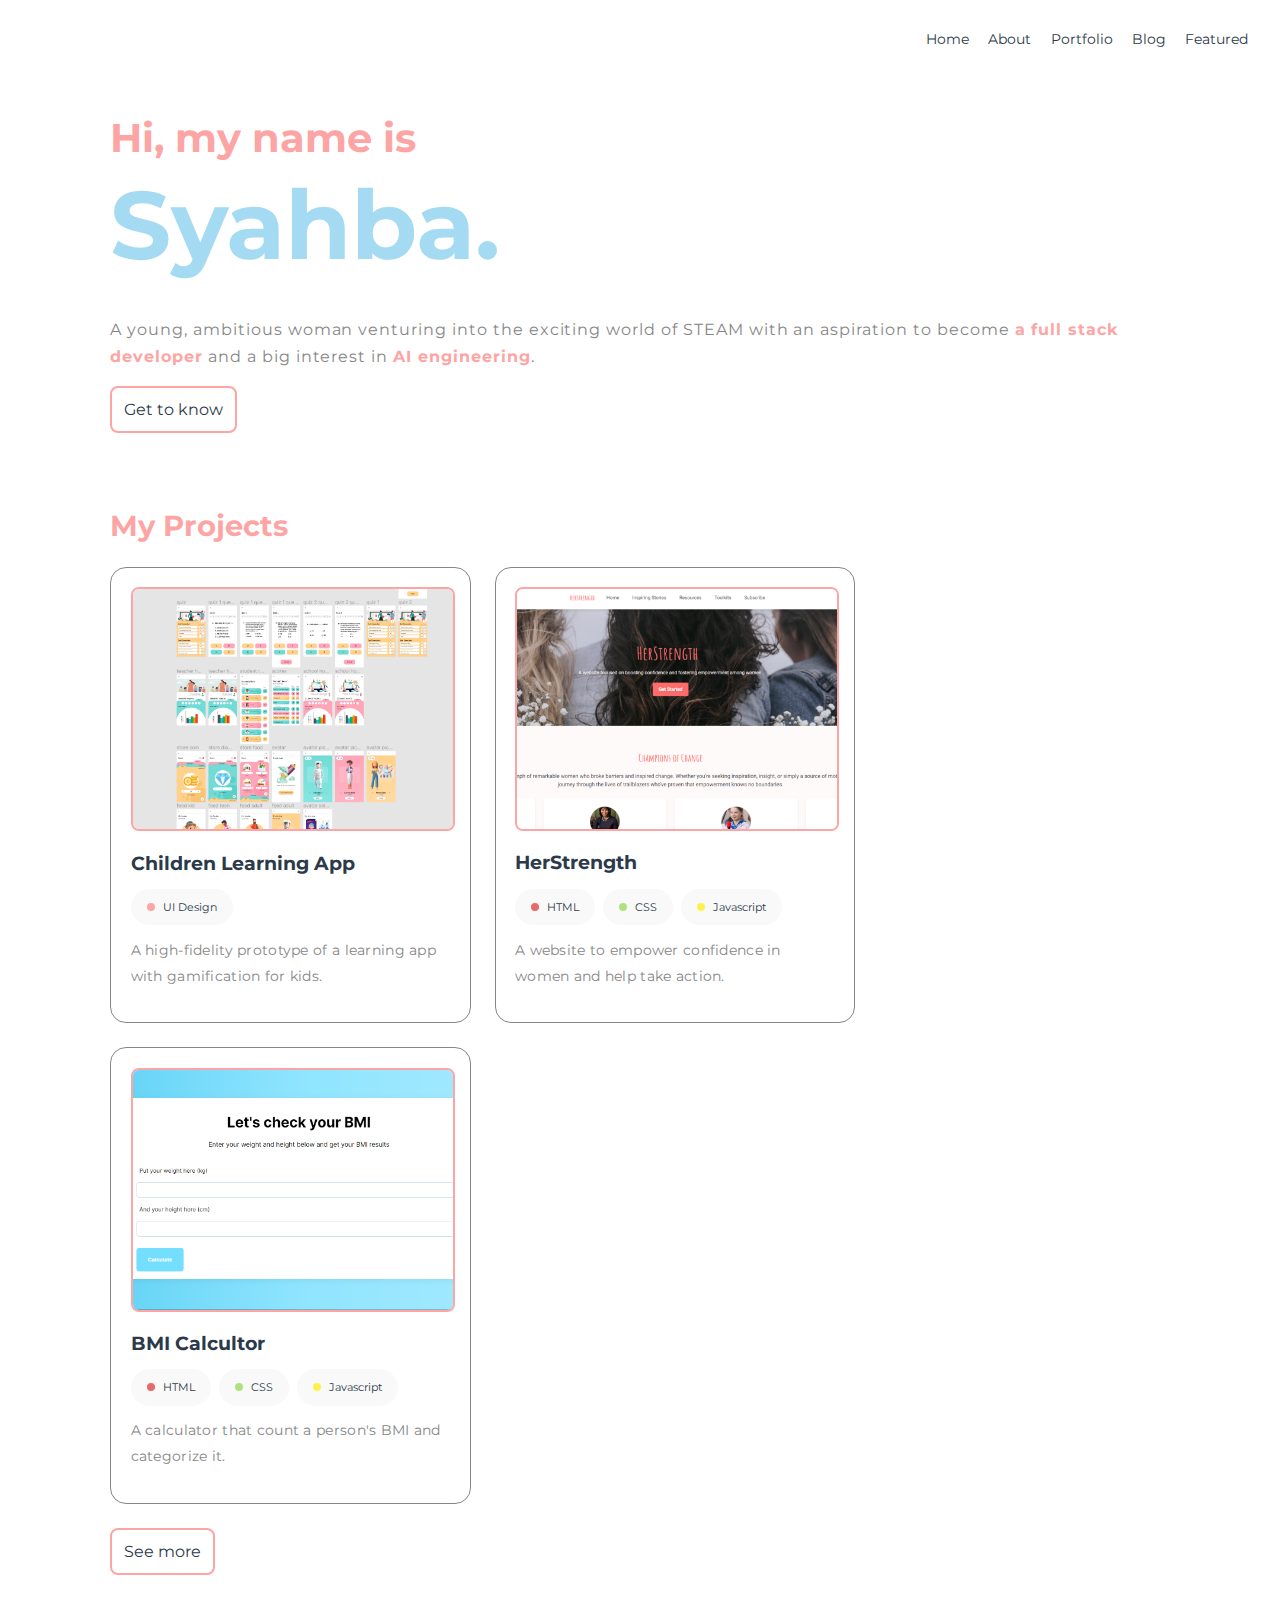
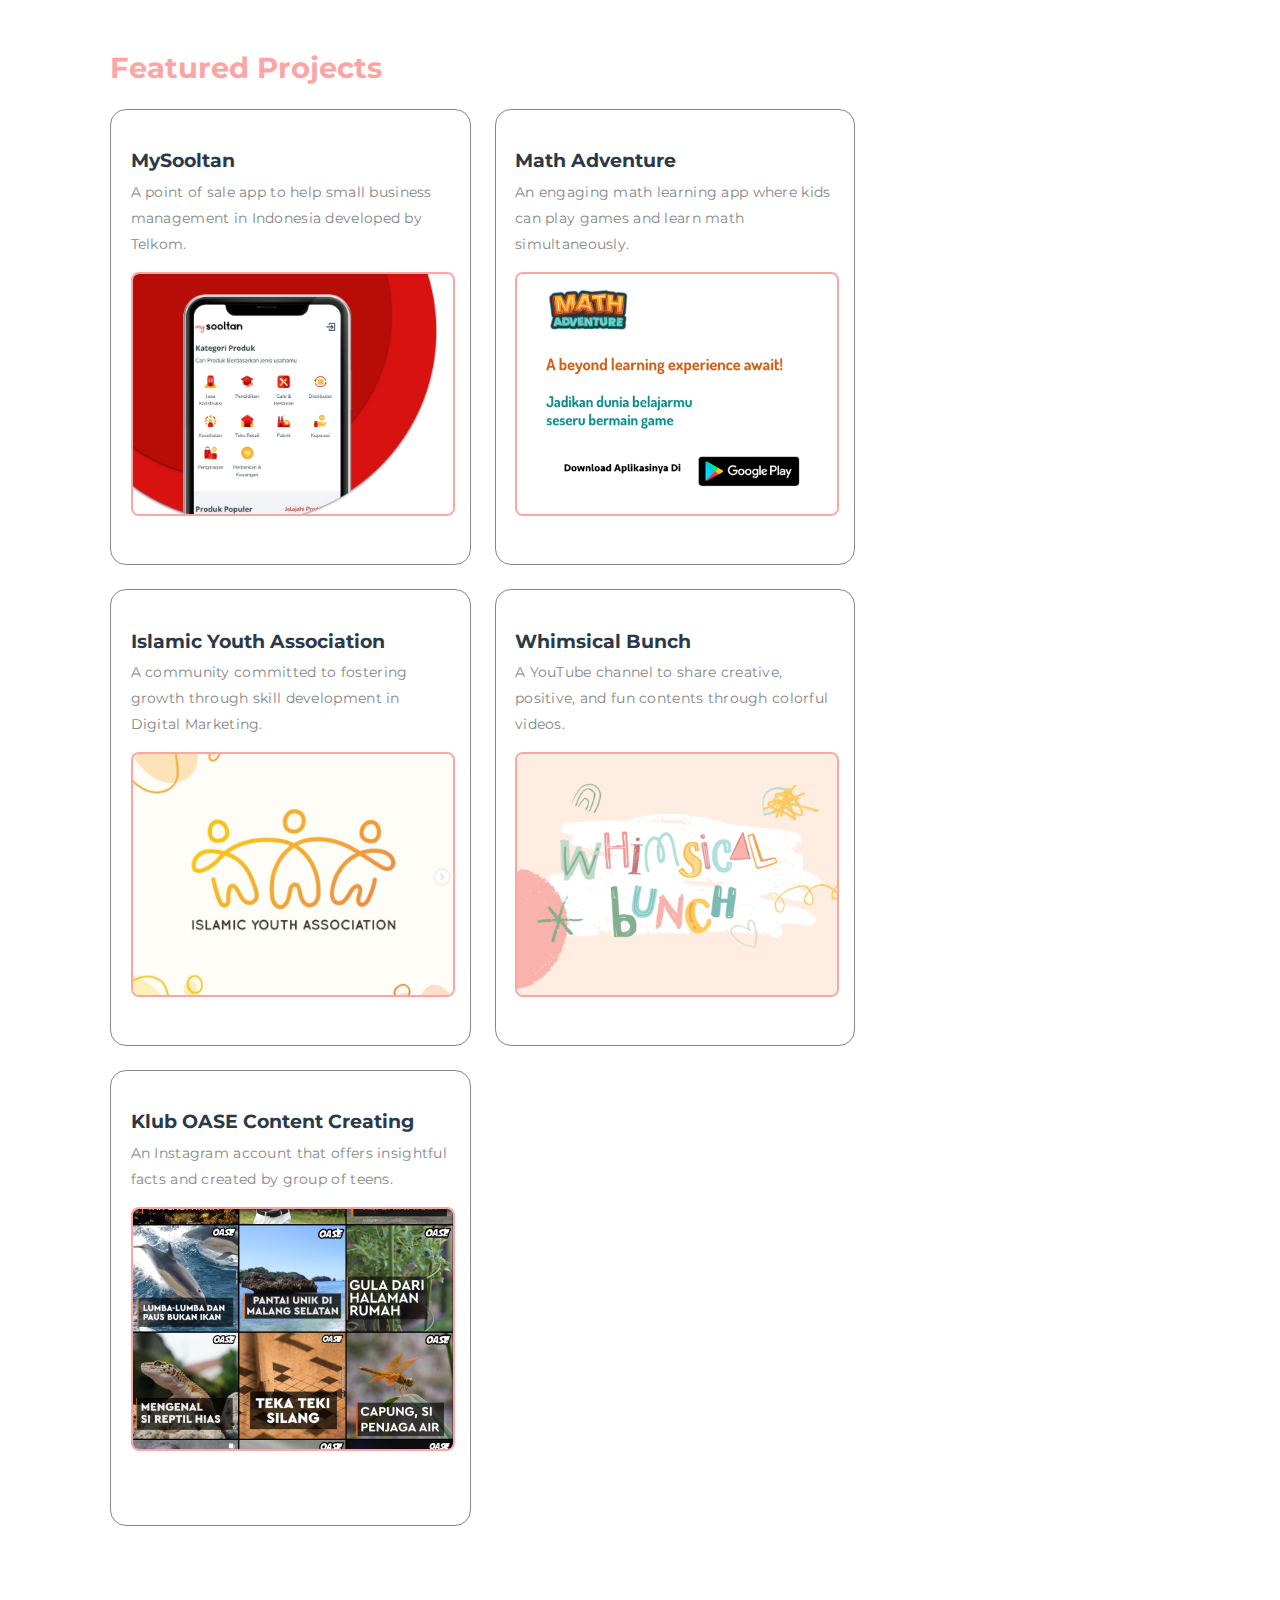
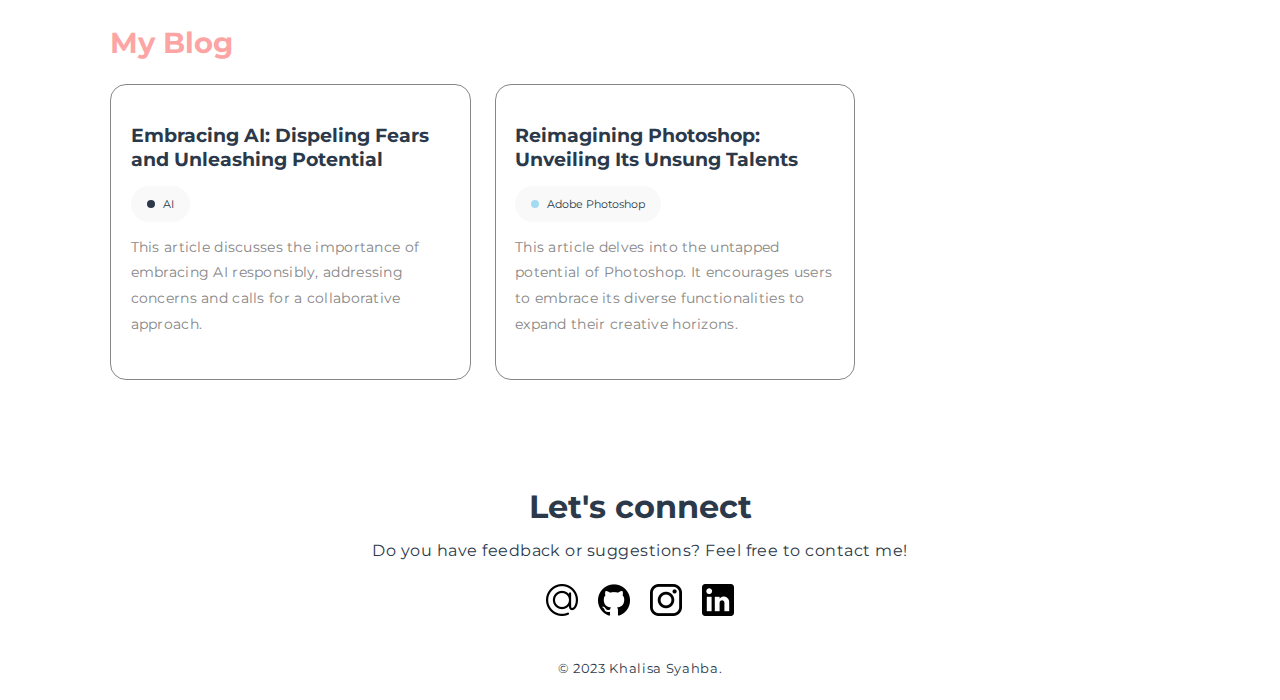
<file: index.html>
<html lang="en">

<head>
    <meta charset="UTF-8">
    <meta name="viewport" content="width=device-width, initial-scale=1.0">
    <link rel="stylesheet" href="style.css">
    <title>Home | Khalisa Syahba</title>
</head>

<body>
    <header>
        <nav>
            <ul class="nav-bar">
                <li><a class="nav-list" href="index.html">Home</a></li>
                <li><a class="nav-list" href="aboutpage.html">About</a></li>
                <li><a class="nav-list" href="portfoliopage.html">Portfolio</a></li>
                <li><a class="nav-list" href="blogpage.html">Blog</a></li>
                <li><a class="nav-list" href="#featured-section">Featured</a></li>
            </ul>
        </nav>
    </header>

    <main>
        <div class="section" id="hero-section">
            <div class="headline">
                <h2 class="header" id="greeting">Hi, my name is</h2>
                <h1 class="name" id="header-name">Syahba.</h1>
            </div>
            <div class="content">
                <h3 class="sub-header">
                    A young, ambitious woman venturing into the exciting world of STEAM with an aspiration to become
                    <span class="highlight">a
                        full stack developer</span> and a big interest in <span class="highlight">AI engineering</span>.
                </h3>
            </div>
            <div class="button">
                <a class="cta" href="aboutpage.html">Get to know</a>
            </div>
        </div>

        <div class="section" id="portfolio-section">
            <h2 class="heading">My Projects</h2>
            <div class="card-container">
                <div class="card-item">
                    <img class="card-img" src="./sources/learning-app.png" alt="learning-app">
                    <h3 class="card-title">Children Learning App</h3>
                    <div class="card-tags">
                        <div class="tag">
                            <div class="colored-dot pink"></div>
                            <p class="tag-name">UI Design</p>
                        </div>
                    </div>
                    <p class="card-detail">A high-fidelity prototype of a learning app with gamification for kids.</p>
                    <a class="card-link"
                        href="https://www.figma.com/proto/PXOz8ZGNSMEdfRlvWizSNw/Aplikasi-Belajar?type=design&node-id=2-2&t=Vm5AgZZsHCjBUxfB-1&scaling=scale-down&page-id=0%3A1&starting-point-node-id=2%3A2&show-proto-sidebar=1&mode=design"
                        target="_blank"></a>
                </div>
                <div class="card-item">
                    <img class="card-img" src="./sources/herstrength-website.png" alt="herstrength-website">
                    <h3 class="card-title">HerStrength</h3>
                    <div class="card-tags">
                        <div class="tag">
                            <div class="colored-dot red"></div>
                            <p class="tag-name">HTML</p>
                        </div>
                        <div class="tag">
                            <div class="colored-dot green"></div>
                            <p class="tag-name">CSS</p>
                        </div>
                        <div class="tag">
                            <div class="colored-dot yellow"></div>
                            <p class="tag-name">Javascript</p>
                        </div>
                    </div>
                    <p class="card-detail">A website to empower confidence in women and help take action.</p>
                    <a class="card-link" href="https://herstrength.netlify.app/" target="_blank"></a>
                </div>
                <div class="card-item">
                    <img class="card-img" src="./sources/bmi-calculator.png" alt="bmi-calculator-website">
                    <h3 class="card-title">BMI Calcultor</h3>
                    <div class="card-tags">
                        <div class="tag">
                            <div class="colored-dot red"></div>
                            <p class="tag-name">HTML</p>
                        </div>
                        <div class="tag">
                            <div class="colored-dot green"></div>
                            <p class="tag-name">CSS</p>
                        </div>
                        <div class="tag">
                            <div class="colored-dot yellow"></div>
                            <p class="tag-name">Javascript</p>
                        </div>
                    </div>
                    <p class="card-detail">A calculator that count a person's BMI and categorize it.</p>
                    <a class="card-link" href="https://syahba-bmi-calculator.netlify.app/" target="_blank"></a>
                </div>
            </div>
            <div class="button">
                <a class="cta" href="portfoliopage.html">See more</a>
            </div>
        </div>

        <div class="section" id="featured-section">
            <h2 class="heading">Featured Projects</h2>
            <div class="card-container">
                <div class="card-item">
                    <h3 class="card-title">MySooltan</h3>
                    <p class="card-detail">A point of sale app to help small business management in Indonesia developed
                        by Telkom.</p>
                    <img class="card-img" src="./sources/mysolltan-telkom.png" alt="management-app">
                    <a class="card-link" href="https://leap.digitalbisa.id/uploads/products/files/MySooltan.pdf"
                        target="_blank"></a>
                </div>
                <div class="card-item">
                    <h3 class="card-title">Math Adventure</h3>
                    <p class="card-detail">An engaging math learning app where kids can play games and learn math
                        simultaneously.</p>
                    <img class="card-img" src="./sources/math-adventure.png" alt="educational-game">
                    <a class="card-link" href="https://www.smartadventure.id/" target="_blank"></a>
                </div>
                <div class="card-item">
                    <h3 class="card-title">Islamic Youth Association</h3>
                    <p class="card-detail">
                        A community committed to fostering growth through skill development in Digital Marketing.
                    </p>
                    <img class="card-img" src="./sources/iya.png" alt="digital-marketing-community">
                    <a class="card-link" href="https://www.instagram.com/iyassociation/" target="_blank"></a>
                </div>
                <div class="card-item">
                    <h3 class="card-title">Whimsical Bunch</h3>
                    <p class="card-detail">
                        A YouTube channel to share creative, positive, and fun contents through colorful videos.
                    </p>
                    <img class="card-img" src="./sources/whimsical-bunch.png" alt="youtube-channel">
                    <a class="card-link" href="https://www.youtube.com/@WhimsicalBunch" target="_blank"></a>
                </div>
                <div class="card-item">
                    <h3 class="card-title">Klub OASE Content Creating</h3>
                    <p class="card-detail">
                        An Instagram account that offers insightful facts and created by group of teens.
                    </p>
                    <img class="card-img" src="./sources/oase.png" alt="instagram-posts">
                    <a class="card-link" href="https://www.instagram.com/kluboase/ target=" _blank"></a>
                </div>
            </div>
        </div>
        </div>

        <div class="section" id="blog-section">
            <h2 class="heading">My Blog</h2>
            <div class="card-container">
                <div class="card-item blog">
                    <h3 class="card-title">Embracing AI: Dispeling Fears and Unleashing Potential</h3>
                    <div class="card-tags">
                        <div class="tag">
                            <div class="colored-dot black"></div>
                            <p class="tag-name">AI</p>
                        </div>
                    </div>
                    <p class="card-detail">
                        This article discusses the importance of embracing AI responsibly, addressing concerns and calls
                        for a collaborative approach.
                    </p>
                    <a class="card-link" id="blog-one" href="articlepageai.html"></a>
                </div>
                <div class="card-item blog">
                    <h3 class="card-title">Reimagining Photoshop: Unveiling Its Unsung Talents</h3>
                    <div class="card-tags">
                        <div class="tag">
                            <div class="colored-dot blue"></div>
                            <p class="tag-name">Adobe Photoshop</p>
                        </div>
                    </div>
                    <p class="card-detail">
                        This article delves into the untapped potential of Photoshop. It encourages users to embrace its
                        diverse functionalities to expand their creative horizons.
                    </p>
                    <a class="card-link" id="blog-two" href="articlepageps.html"></a>
                </div>
            </div>
        </div>
    </main>

    <footer>
        <div class="footer-info">
            <div class="footer-contact">
                <h3 class="footer-header">Let's connect</h3>
                <p class="footer-subheader">Do you have feedback or suggestions? Feel free to contact me!</p>
                <div class="footer-socials">
                    <a class="socials" href="mailto:khalisasyahba@gmail.com" target="_blank">
                        <img class="img-socials gmail" src="./sources/email.png" alt="gmail-icon">
                    </a>
                    <a class="socials" href="https://github.com/syahba" target="_blank">
                        <img class="img-socials github" src="./sources/github.png" alt="github-icon">
                    </a>
                    <a class="socials" href="https://www.instagram.com/ksyahba" target="_blank">
                        <img class="img-socials instagram" src="./sources/instagram.png" alt="instagram-icon">
                    </a>
                    <a class="socials" href="https://www.linkedin.com/in/syahba/" target="_blank">
                        <img class="img-socials linkedin" src="./sources/linkedin.png" alt="linkedin-icon">
                    </a>
                </div>
            </div>
            <small>© 2023 Khalisa Syahba.</small>
        </div>
    </footer>
</body>

</html>
</file>
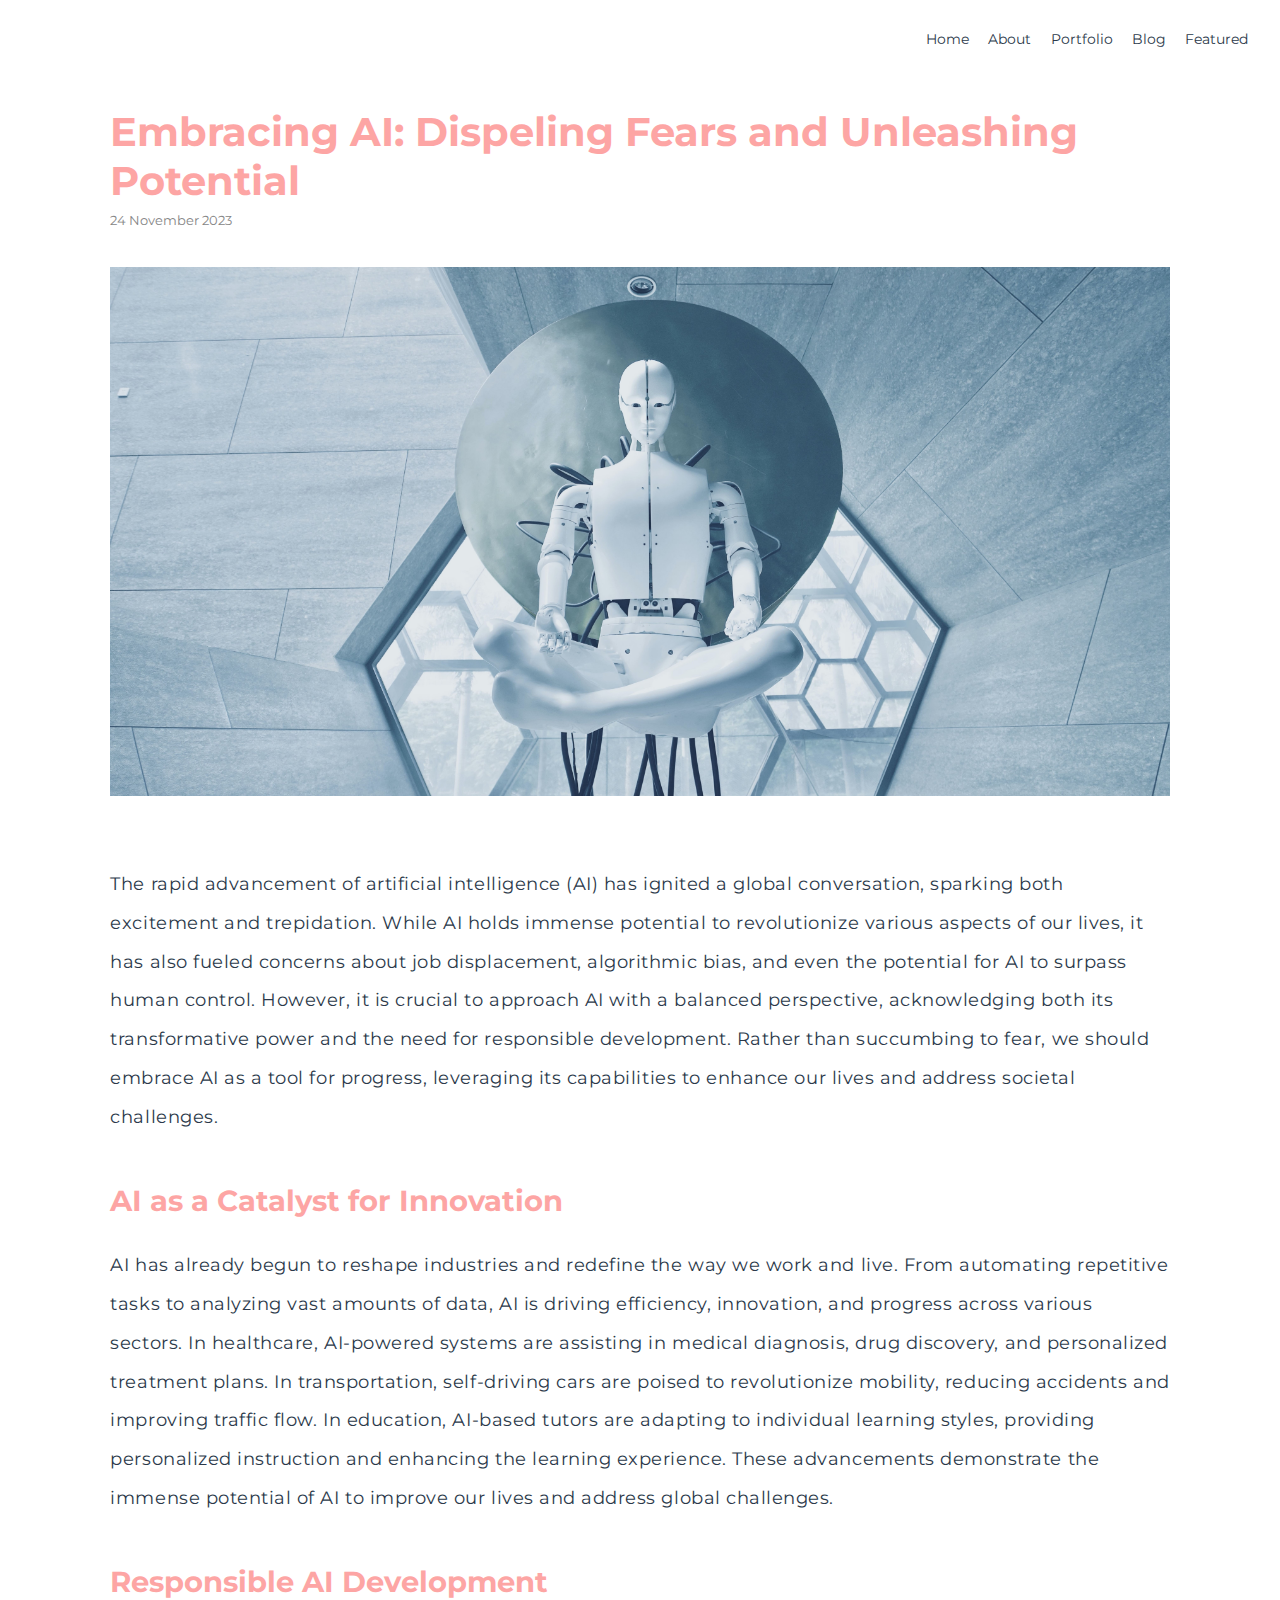
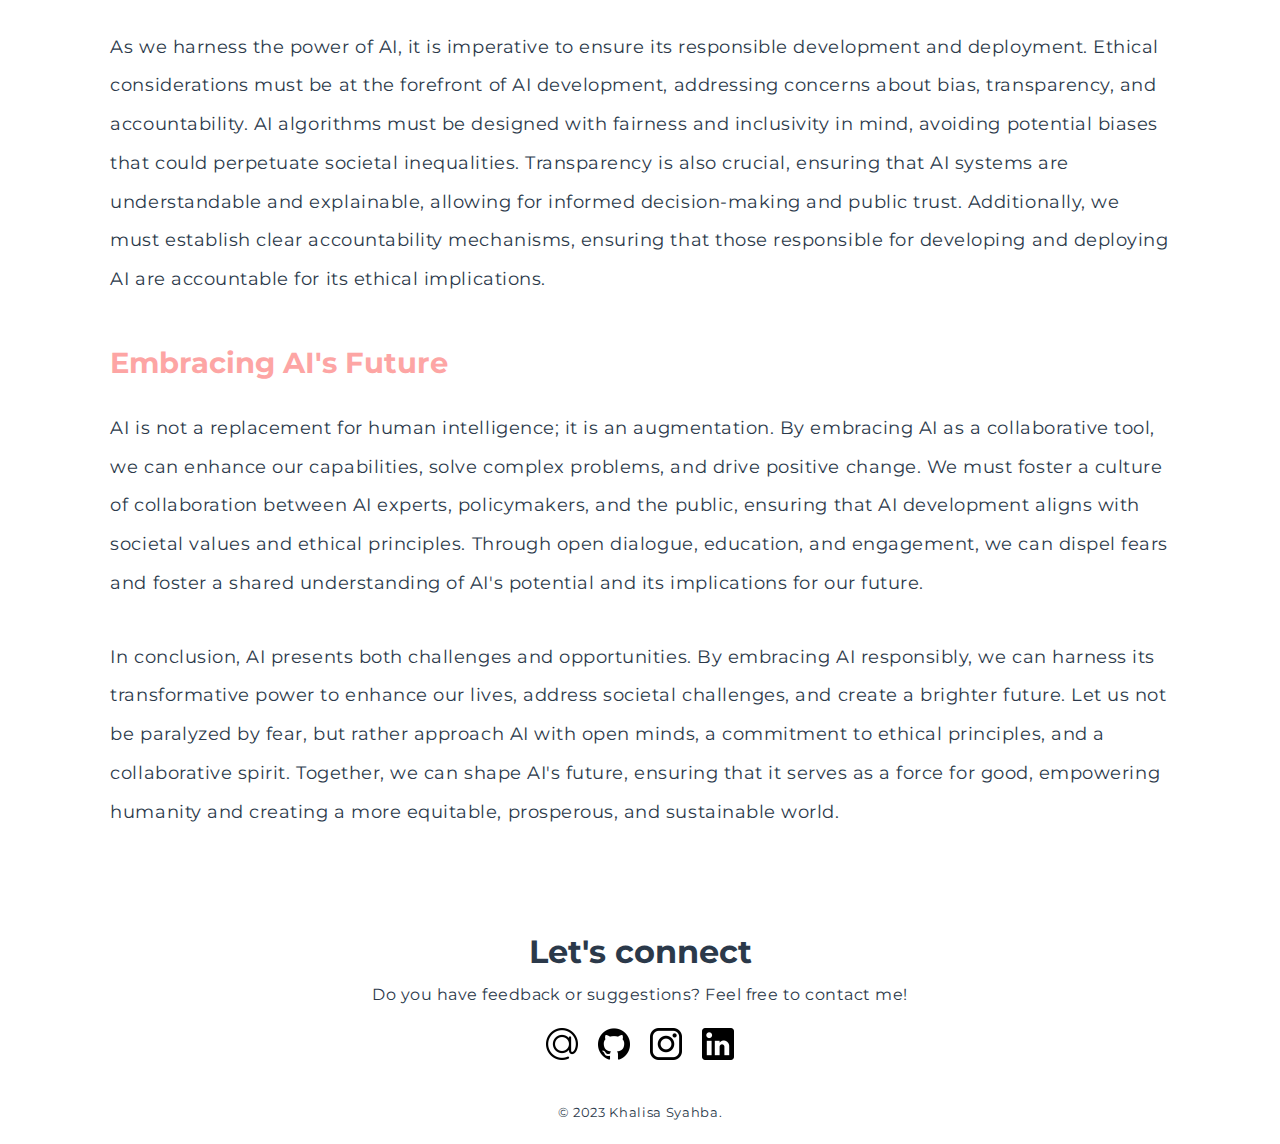
<file: articlepageai.html>
<html lang="en">

<head>
    <meta charset="UTF-8">
    <meta name="viewport" content="width=device-width, initial-scale=1.0">
    <link rel="stylesheet" href="style.css">
    <title>Embracing AI: Dispeling Fears and Unleashing Potential | Khalisa Syahba</title>
</head>

<body>
    <header>
        <nav>
            <ul class="nav-bar">
                <li><a class="nav-list" href="index.html">Home</a></li>
                <li><a class="nav-list" href="aboutpage.html">About</a></li>
                <li><a class="nav-list" href="portfoliopage.html">Portfolio</a></li>
                <li><a class="nav-list" href="blogpage.html">Blog</a></li>
                <li><a class="nav-list" href="index.html#featured-section">Featured</a></li>
            </ul>
        </nav>
    </header>

    <main>
        <div class="section" id="blog-title-section">
            <h1 class="header hero-title">Embracing AI: Dispeling Fears and Unleashing Potential</h1>
            <p class="date hero-desc">24 November 2023</p>
        </div>

        <div class="section blog-img-section">
            <img class="article-img" src="./sources/ai-article.jpg" alt="robot-ai">
        </div>
        
        <div class="section" id="blog-content-section">
            <article class="article">
                <p class="article-content">
                    The rapid advancement of artificial intelligence (AI) has ignited a global conversation, sparking
                    both excitement and trepidation. While AI holds immense potential to revolutionize various aspects
                    of our lives, it has also fueled concerns about job displacement, algorithmic bias, and even the
                    potential for AI to surpass human control. However, it is crucial to approach AI with a balanced
                    perspective, acknowledging both its transformative power and the need for responsible development.
                    Rather than succumbing to fear, we should embrace AI as a tool for progress, leveraging its
                    capabilities to enhance our lives and address societal challenges.
                </p>
            </article>
            <article class="article">
                <h3 class="heading">AI as a Catalyst for Innovation</h3>
                <p class="article-content">
                    AI has already begun to reshape industries and redefine the way we work and live. From automating
                    repetitive tasks to analyzing vast amounts of data, AI is driving efficiency, innovation, and
                    progress across various sectors. In healthcare, AI-powered systems are assisting in medical
                    diagnosis, drug discovery, and personalized treatment plans. In transportation, self-driving cars
                    are poised to revolutionize mobility, reducing accidents and improving traffic flow. In education,
                    AI-based tutors are adapting to individual learning styles, providing personalized instruction and
                    enhancing the learning experience. These advancements demonstrate the immense potential of AI to
                    improve our lives and address global challenges.
                </p>
            </article>
            <article class="article">
                <h3 class="heading">Responsible AI Development</h3>
                <p class="article-content">
                    As we harness the power of AI, it is imperative to ensure its responsible development and
                    deployment. Ethical considerations must be at the forefront of AI development, addressing concerns
                    about bias, transparency, and accountability. AI algorithms must be designed with fairness and
                    inclusivity in mind, avoiding potential biases that could perpetuate societal inequalities.
                    Transparency is also crucial, ensuring that AI systems are understandable and explainable, allowing
                    for informed decision-making and public trust. Additionally, we must establish clear accountability
                    mechanisms, ensuring that those responsible for developing and deploying AI are accountable for its
                    ethical implications.
                </p>
            </article>
            <article class="article">
                <h3 class="heading">Embracing AI's Future</h3>
                <p class="article-content">
                    AI is not a replacement for human intelligence; it is an augmentation. By embracing AI as a
                    collaborative tool, we can enhance our capabilities, solve complex problems, and drive positive
                    change. We must foster a culture of collaboration between AI experts, policymakers, and the public,
                    ensuring that AI development aligns with societal values and ethical principles. Through open
                    dialogue, education, and engagement, we can dispel fears and foster a shared understanding of AI's
                    potential and its implications for our future.
                </p>
            </article>
            <article class="article">
                <p class="article-content">
                    In conclusion, AI presents both challenges and opportunities. By embracing AI responsibly, we can
                    harness its transformative power to enhance our lives, address societal challenges, and create a
                    brighter future. Let us not be paralyzed by fear, but rather approach AI with open minds, a
                    commitment to ethical principles, and a collaborative spirit. Together, we can shape AI's future,
                    ensuring that it serves as a force for good, empowering humanity and creating a more equitable,
                    prosperous, and sustainable world.
                </p>
            </article>
        </div>
    </main>

    <footer>
        <div class="footer-info">
            <div class="footer-contact">
                <h3 class="footer-header">Let's connect</h3>
                <p class="footer-subheader">Do you have feedback or suggestions? Feel free to contact me!</p>
                <div class="footer-socials">
                    <a class="socials" href="mailto:khalisasyahba@gmail.com" target="_blank">
                        <img class="img-socials gmail" src="./sources/email.png" alt="gmail-icon">
                    </a>
                    <a class="socials" href="https://github.com/syahba" target="_blank">
                        <img class="img-socials github" src="./sources/github.png" alt="github-icon">
                    </a>
                    <a class="socials" href="https://www.instagram.com/ksyahba" target="_blank">
                        <img class="img-socials instagram" src="./sources/instagram.png" alt="instagram-icon">
                    </a>
                    <a class="socials" href="https://www.linkedin.com/in/syahba/" target="_blank">
                        <img class="img-socials linkedin" src="./sources/linkedin.png" alt="linkedin-icon">
                    </a>
                </div>
            </div>
            <small>© 2023 Khalisa Syahba.</small>
        </div>
    </footer>
</body>

</html>
</file>
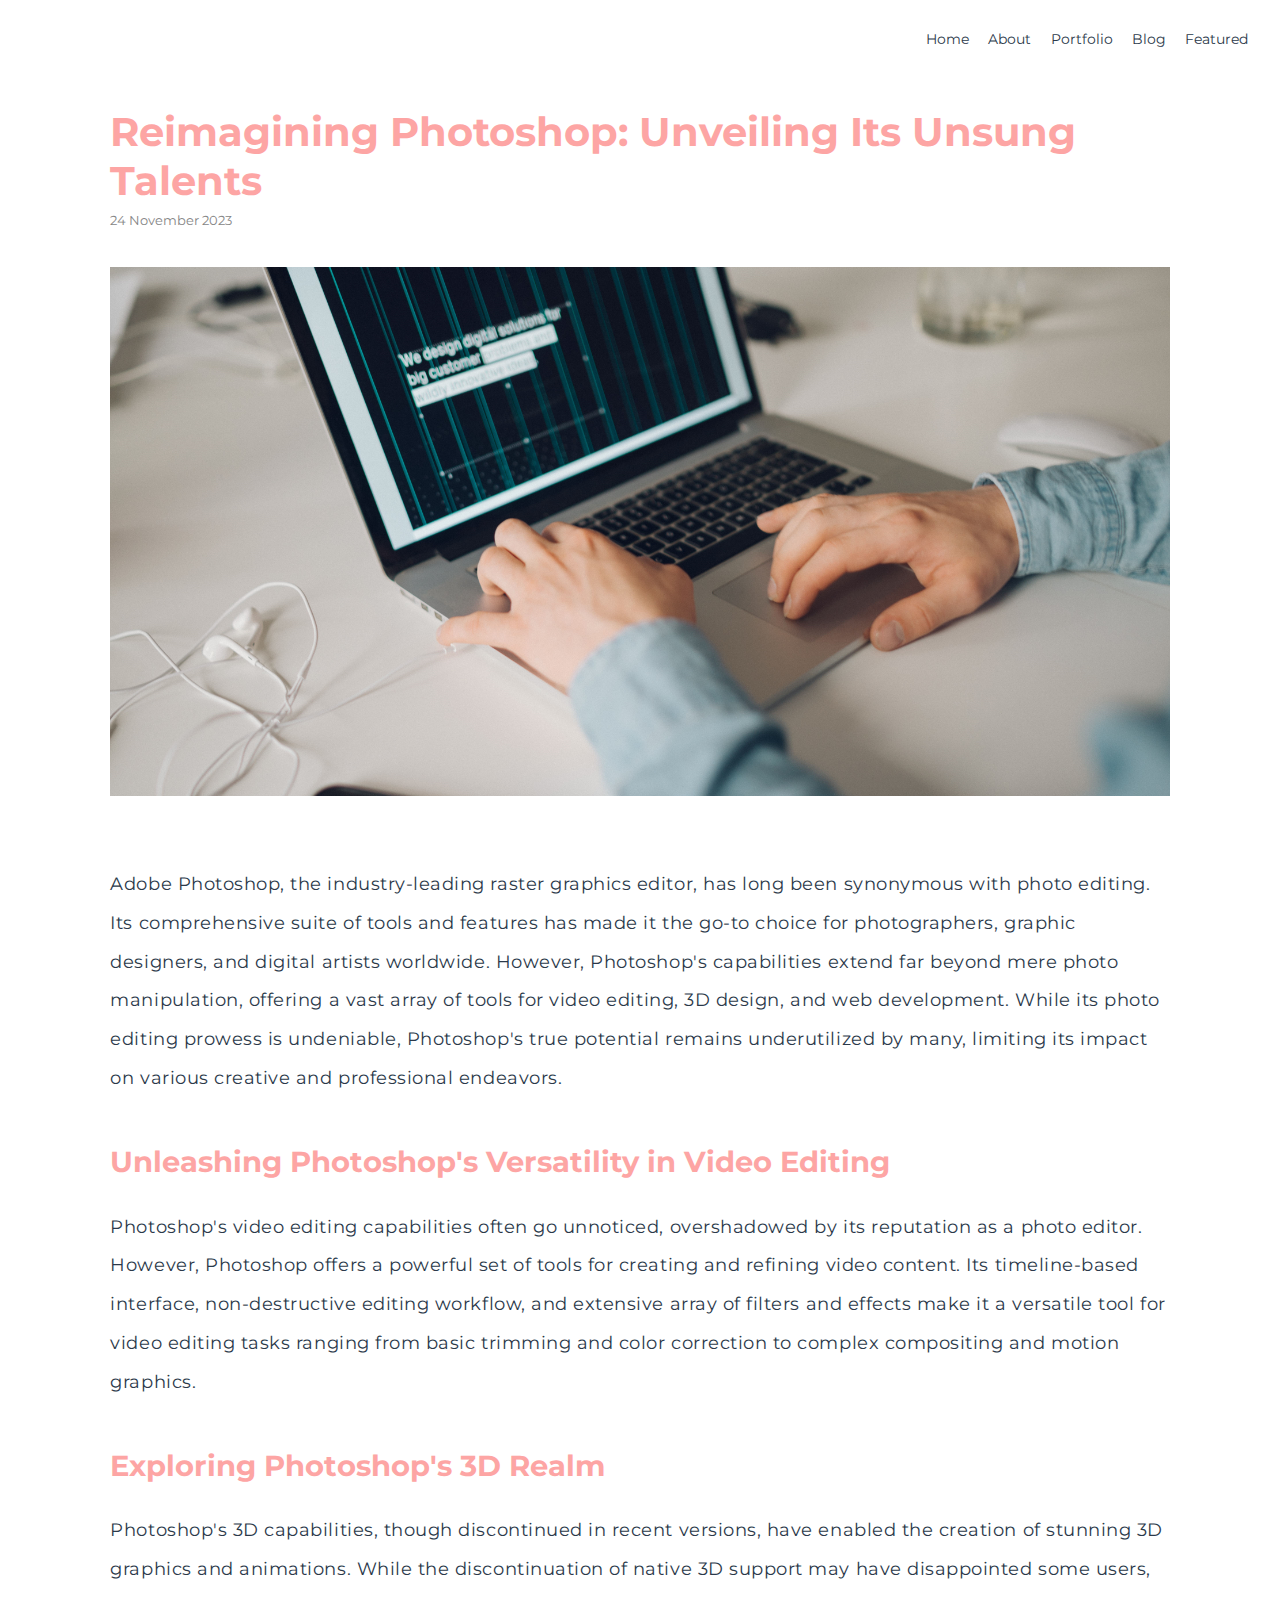
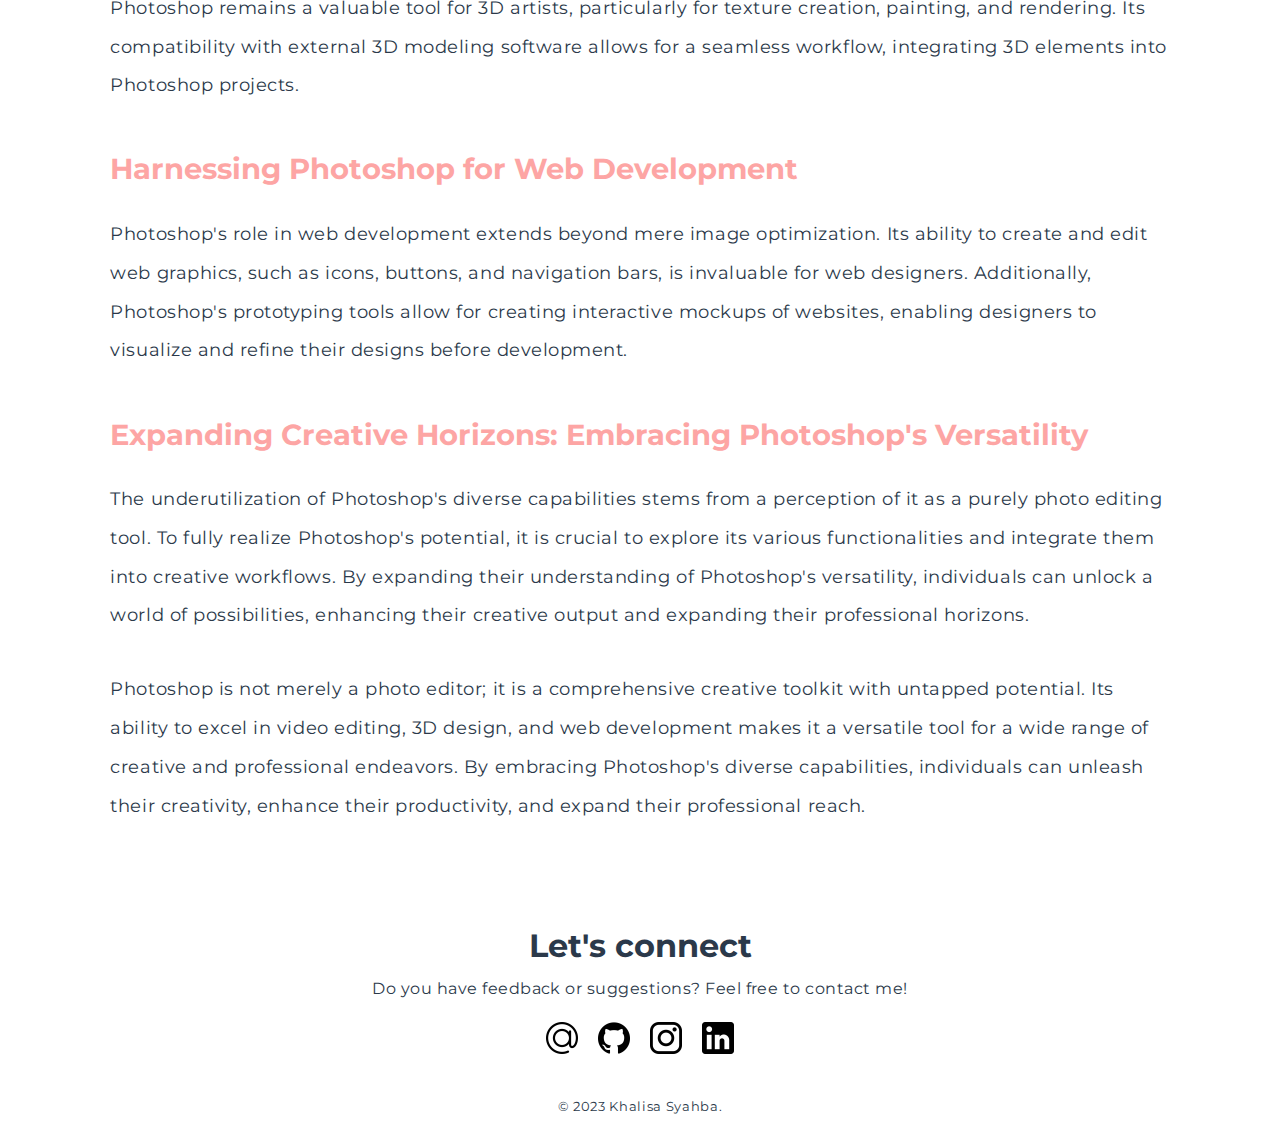
<file: articlepageps.html>
<html lang="en">

<head>
    <meta charset="UTF-8">
    <meta name="viewport" content="width=device-width, initial-scale=1.0">
    <link rel="stylesheet" href="style.css">
    <title>Reimagining Photoshop: Unveiling Its Unsung Talents | Khalisa Syahba</title>
</head>

<body>
    <header>
        <nav>
            <ul class="nav-bar">
                <li><a class="nav-list" href="index.html">Home</a></li>
                <li><a class="nav-list" href="aboutpage.html">About</a></li>
                <li><a class="nav-list" href="portfoliopage.html">Portfolio</a></li>
                <li><a class="nav-list" href="blogpage.html">Blog</a></li>
                <li><a class="nav-list" href="index.html#featured-section">Featured</a></li>
            </ul>
        </nav>
    </header>

    <main>
        <div class="section" id="blog-title-section">
            <h1 class="header hero-title">Reimagining Photoshop: Unveiling Its Unsung Talents</h1>
            <p class="date hero-desc">24 November 2023</p>
        </div>

        <div class="section blog-img-section">
            <img class="article-img" src="./sources/photoshop-article.jpg" alt="photoshop-designing">
        </div>

        <div class="section" id="blog-content-section">
            <article class="article">
                <p class="article-content">
                    Adobe Photoshop, the industry-leading raster graphics editor, has long been synonymous with photo
                    editing. Its comprehensive suite of tools and features has made it the go-to choice for
                    photographers, graphic designers, and digital artists worldwide. However, Photoshop's capabilities
                    extend far beyond mere photo manipulation, offering a vast array of tools for video editing, 3D
                    design, and web development. While its photo editing prowess is undeniable, Photoshop's true
                    potential remains underutilized by many, limiting its impact on various creative and professional
                    endeavors.
                </p>
            </article>
            <article class="article">
                <h3 class="heading">Unleashing Photoshop's Versatility in Video Editing</h3>
                <p class="article-content">
                    Photoshop's video editing capabilities often go unnoticed, overshadowed by its reputation as a photo
                    editor. However, Photoshop offers a powerful set of tools for creating and refining video content.
                    Its timeline-based interface, non-destructive editing workflow, and extensive array of filters and
                    effects make it a versatile tool for video editing tasks ranging from basic trimming and color
                    correction to complex compositing and motion graphics.
                </p>
            </article>
            <article class="article">
                <h3 class="heading">Exploring Photoshop's 3D Realm</h3>
                <p class="article-content">
                    Photoshop's 3D capabilities, though discontinued in recent versions, have enabled the creation of
                    stunning 3D graphics and animations. While the discontinuation of native 3D support may have
                    disappointed some users, Photoshop remains a valuable tool for 3D artists, particularly for texture
                    creation, painting, and rendering. Its compatibility with external 3D modeling software allows for a
                    seamless workflow, integrating 3D elements into Photoshop projects.
                </p>
            </article>
            <article class="article">
                <h3 class="heading">Harnessing Photoshop for Web Development</h3>
                <p class="article-content">
                    Photoshop's role in web development extends beyond mere image optimization. Its ability to create
                    and edit web graphics, such as icons, buttons, and navigation bars, is invaluable for web designers.
                    Additionally, Photoshop's prototyping tools allow for creating interactive mockups of websites,
                    enabling designers to visualize and refine their designs before development.
                </p>
            </article>
            <article class="article">
                <h3 class="heading">Expanding Creative Horizons: Embracing Photoshop's Versatility</h3>
                <p class="article-content">
                    The underutilization of Photoshop's diverse capabilities stems from a perception of it as a purely
                    photo editing tool. To fully realize Photoshop's potential, it is crucial to explore its various
                    functionalities and integrate them into creative workflows. By expanding their understanding of
                    Photoshop's versatility, individuals can unlock a world of possibilities, enhancing their creative
                    output and expanding their professional horizons.
                </p>
            </article>
            <article class="article">
                <p class="article-content">
                    Photoshop is not merely a photo editor; it is a comprehensive creative toolkit with untapped
                    potential. Its ability to excel in video editing, 3D design, and web development makes it a
                    versatile tool for a wide range of creative and professional endeavors. By embracing Photoshop's
                    diverse capabilities, individuals can unleash their creativity, enhance their productivity, and
                    expand their professional reach.
                </p>
            </article>
        </div>
    </main>

    <footer>
        <div class="footer-info">
            <div class="footer-contact">
                <h3 class="footer-header">Let's connect</h3>
                <p class="footer-subheader">Do you have feedback or suggestions? Feel free to contact me!</p>
                <div class="footer-socials">
                    <a class="socials" href="mailto:khalisasyahba@gmail.com" target="_blank">
                        <img class="img-socials gmail" src="./sources/email.png" alt="gmail-icon">
                    </a>
                    <a class="socials" href="https://github.com/syahba" target="_blank">
                        <img class="img-socials github" src="./sources/github.png" alt="github-icon">
                    </a>
                    <a class="socials" href="https://www.instagram.com/ksyahba" target="_blank">
                        <img class="img-socials instagram" src="./sources/instagram.png" alt="instagram-icon">
                    </a>
                    <a class="socials" href="https://www.linkedin.com/in/syahba/" target="_blank">
                        <img class="img-socials linkedin" src="./sources/linkedin.png" alt="linkedin-icon">
                    </a>
                </div>
            </div>
            <small>© 2023 Khalisa Syahba.</small>
        </div>
    </footer>
</body>

</html>
</file>
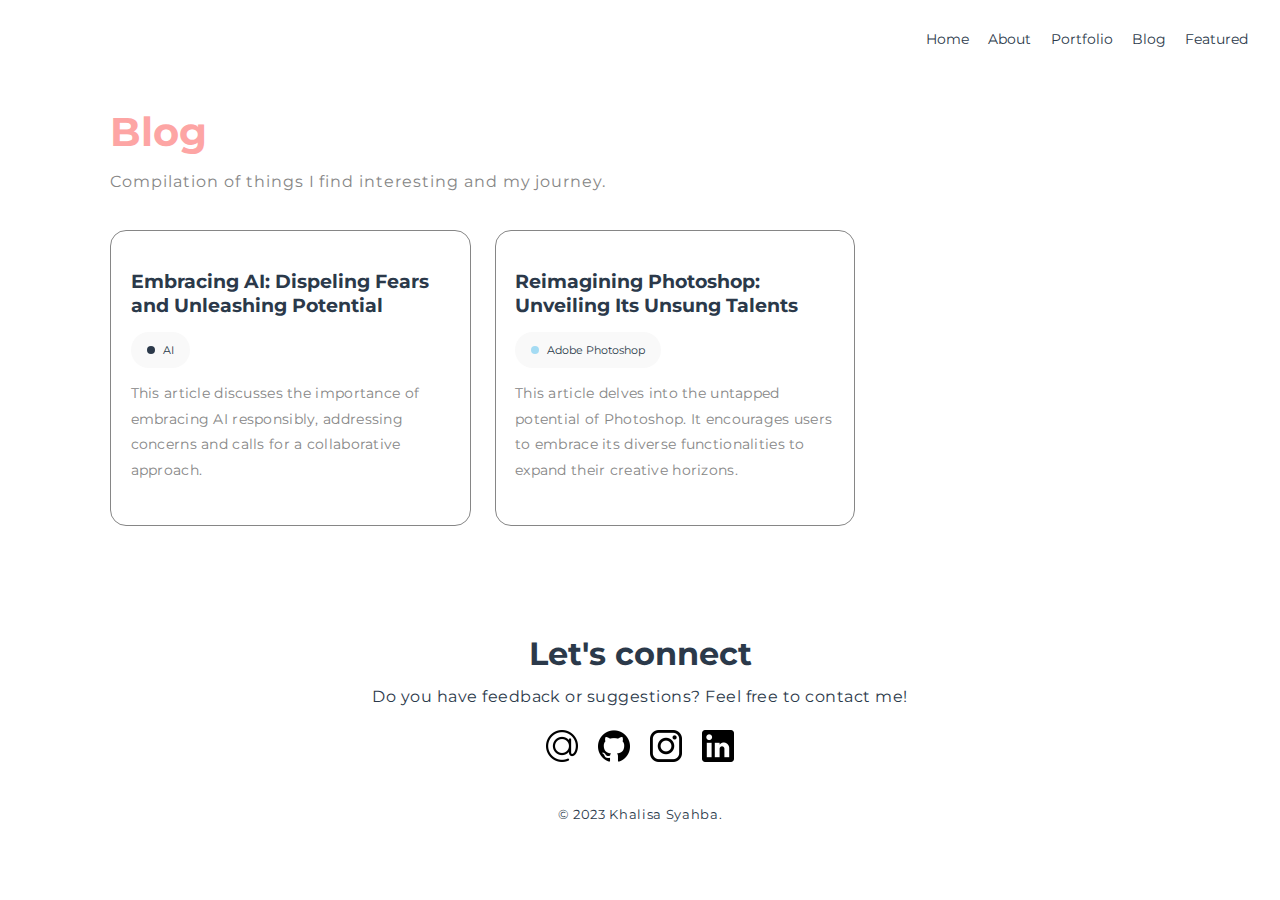
<file: blogpage.html>
<html lang="en">

<head>
    <meta charset="UTF-8">
    <meta name="viewport" content="width=device-width, initial-scale=1.0">
    <link rel="stylesheet" href="style.css">
    <title>Blog | Khalisa Syahba</title>
</head>

<body>
    <header>
        <nav>
            <ul class="nav-bar">
                <li><a class="nav-list" href="index.html">Home</a></li>
                <li><a class="nav-list" href="aboutpage.html">About</a></li>
                <li><a class="nav-list" href="portfoliopage.html">Portfolio</a></li>
                <li><a class="nav-list" href="blogpage.html">Blog</a></li>
                <li><a class="nav-list" href="index.html#featured-section">Featured</a></li>
            </ul>
        </nav>
    </header>

    <main>
        <div class="section" id="blog-title-section">
            <h1 class="header hero-title">Blog</h1>
            <h3 class="sub-header hero-desc">Compilation of things I find interesting and my journey.</h3>
        </div>

        <div class="section" id="blog-list-section">
            <div class="card-container">
                <div class="card-item blog">
                    <h3 class="card-title">Embracing AI: Dispeling Fears and Unleashing Potential</h3>
                    <div class="card-tags">
                        <div class="tag">
                            <div class="colored-dot black"></div>
                            <p class="tag-name">AI</p>
                        </div>
                    </div>
                    <p class="card-detail">
                        This article discusses the importance of embracing AI responsibly, addressing concerns and calls
                        for a collaborative approach.
                    </p>
                    <a class="card-link" id="blog-one" href="articlepageai.html"></a>
                </div>
                <div class="card-item blog">
                    <h3 class="card-title">Reimagining Photoshop: Unveiling Its Unsung Talents</h3>
                    <div class="card-tags">
                        <div class="tag">
                            <div class="colored-dot blue"></div>
                            <p class="tag-name">Adobe Photoshop</p>
                        </div>
                    </div>
                    <p class="card-detail">
                        This article delves into the untapped potential of Photoshop. It encourages users to embrace its
                        diverse functionalities to expand their creative horizons.
                    </p>
                    <a class="card-link" id="blog-two" href="articlepageps.html"></a>
                </div>
            </div>
        </div>
    </main>

    <footer>
        <div class="footer-info">
            <div class="footer-contact">
                <h3 class="footer-header">Let's connect</h3>
                <p class="footer-subheader">Do you have feedback or suggestions? Feel free to contact me!</p>
                <div class="footer-socials">
                    <a class="socials" href="mailto:khalisasyahba@gmail.com" target="_blank">
                        <img class="img-socials gmail" src="./sources/email.png" alt="gmail-icon">
                    </a>
                    <a class="socials" href="https://github.com/syahba" target="_blank">
                        <img class="img-socials github" src="./sources/github.png" alt="github-icon">
                    </a>
                    <a class="socials" href="https://www.instagram.com/ksyahba" target="_blank">
                        <img class="img-socials instagram" src="./sources/instagram.png" alt="instagram-icon">
                    </a>
                    <a class="socials" href="https://www.linkedin.com/in/syahba/" target="_blank">
                        <img class="img-socials linkedin" src="./sources/linkedin.png" alt="linkedin-icon">
                    </a>
                </div>
            </div>
            <small>© 2023 Khalisa Syahba.</small>
        </div>
    </footer>
</body>

</html>
</file>
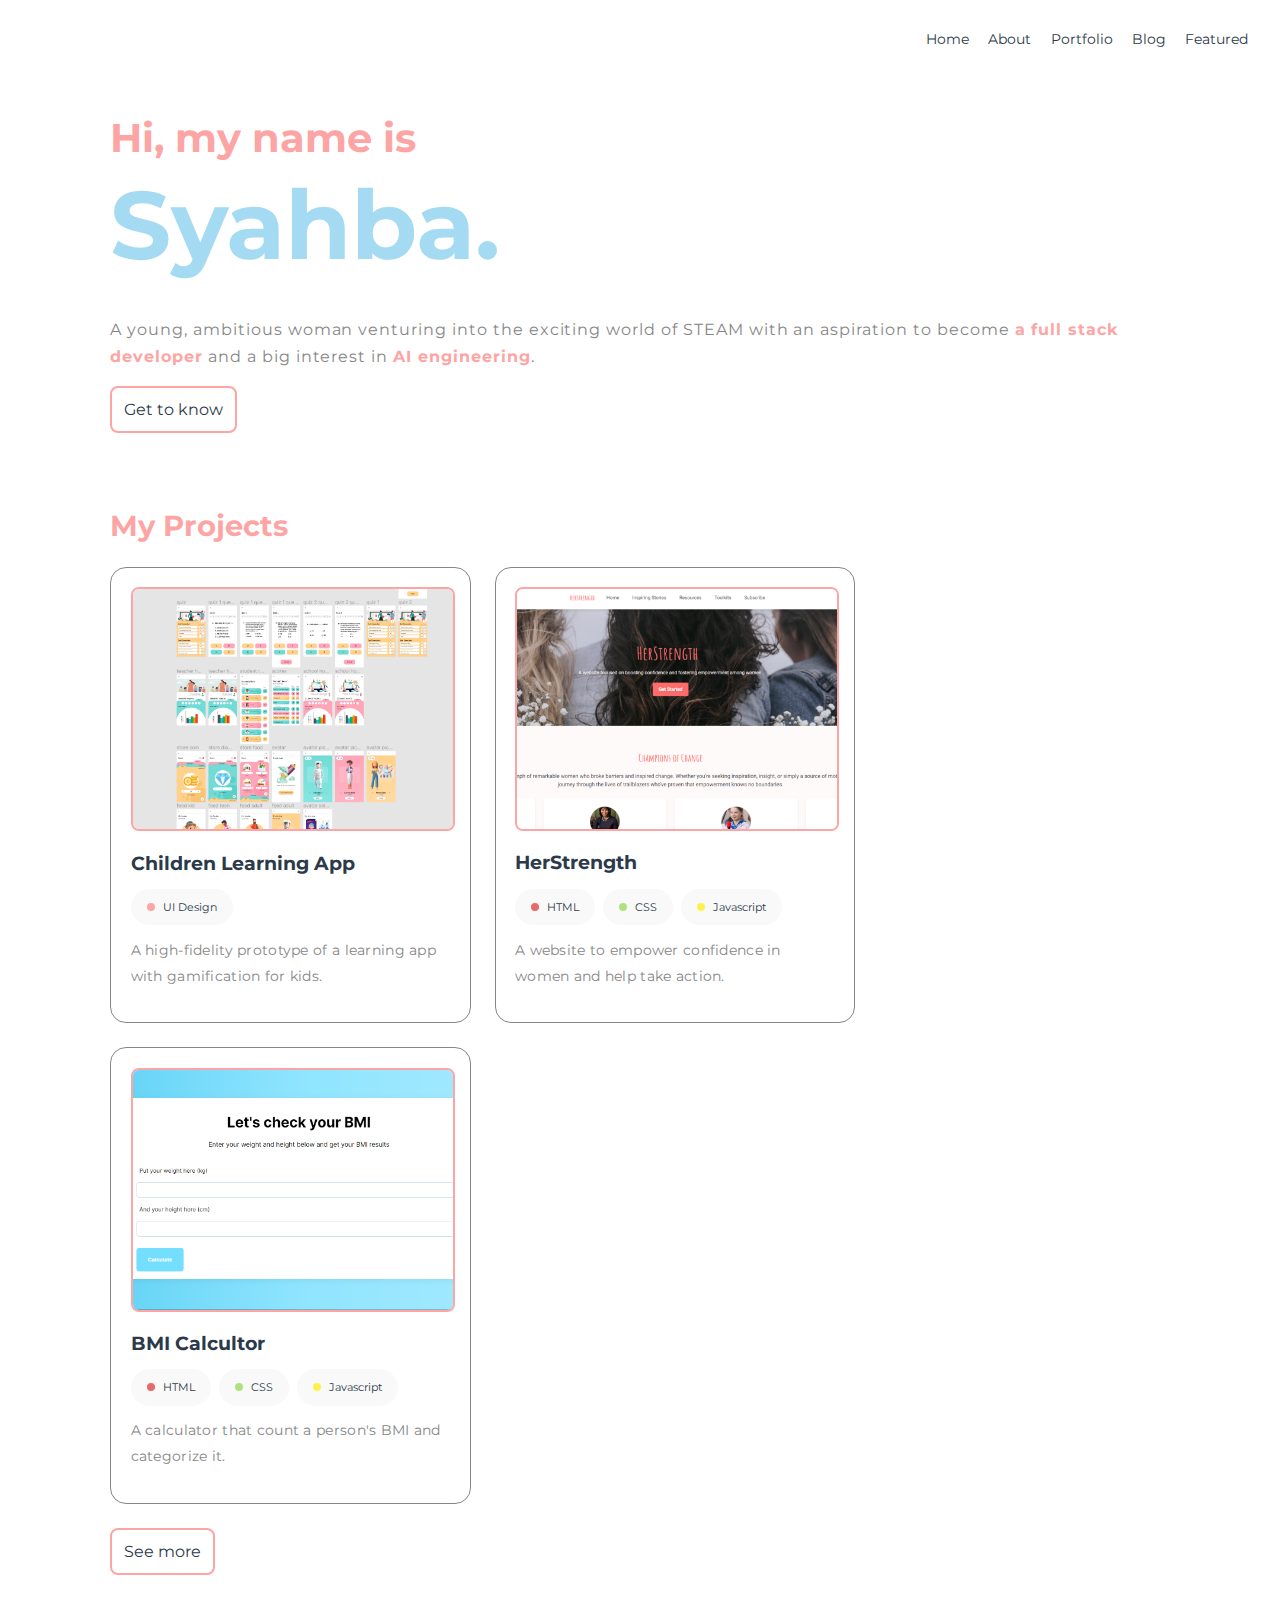
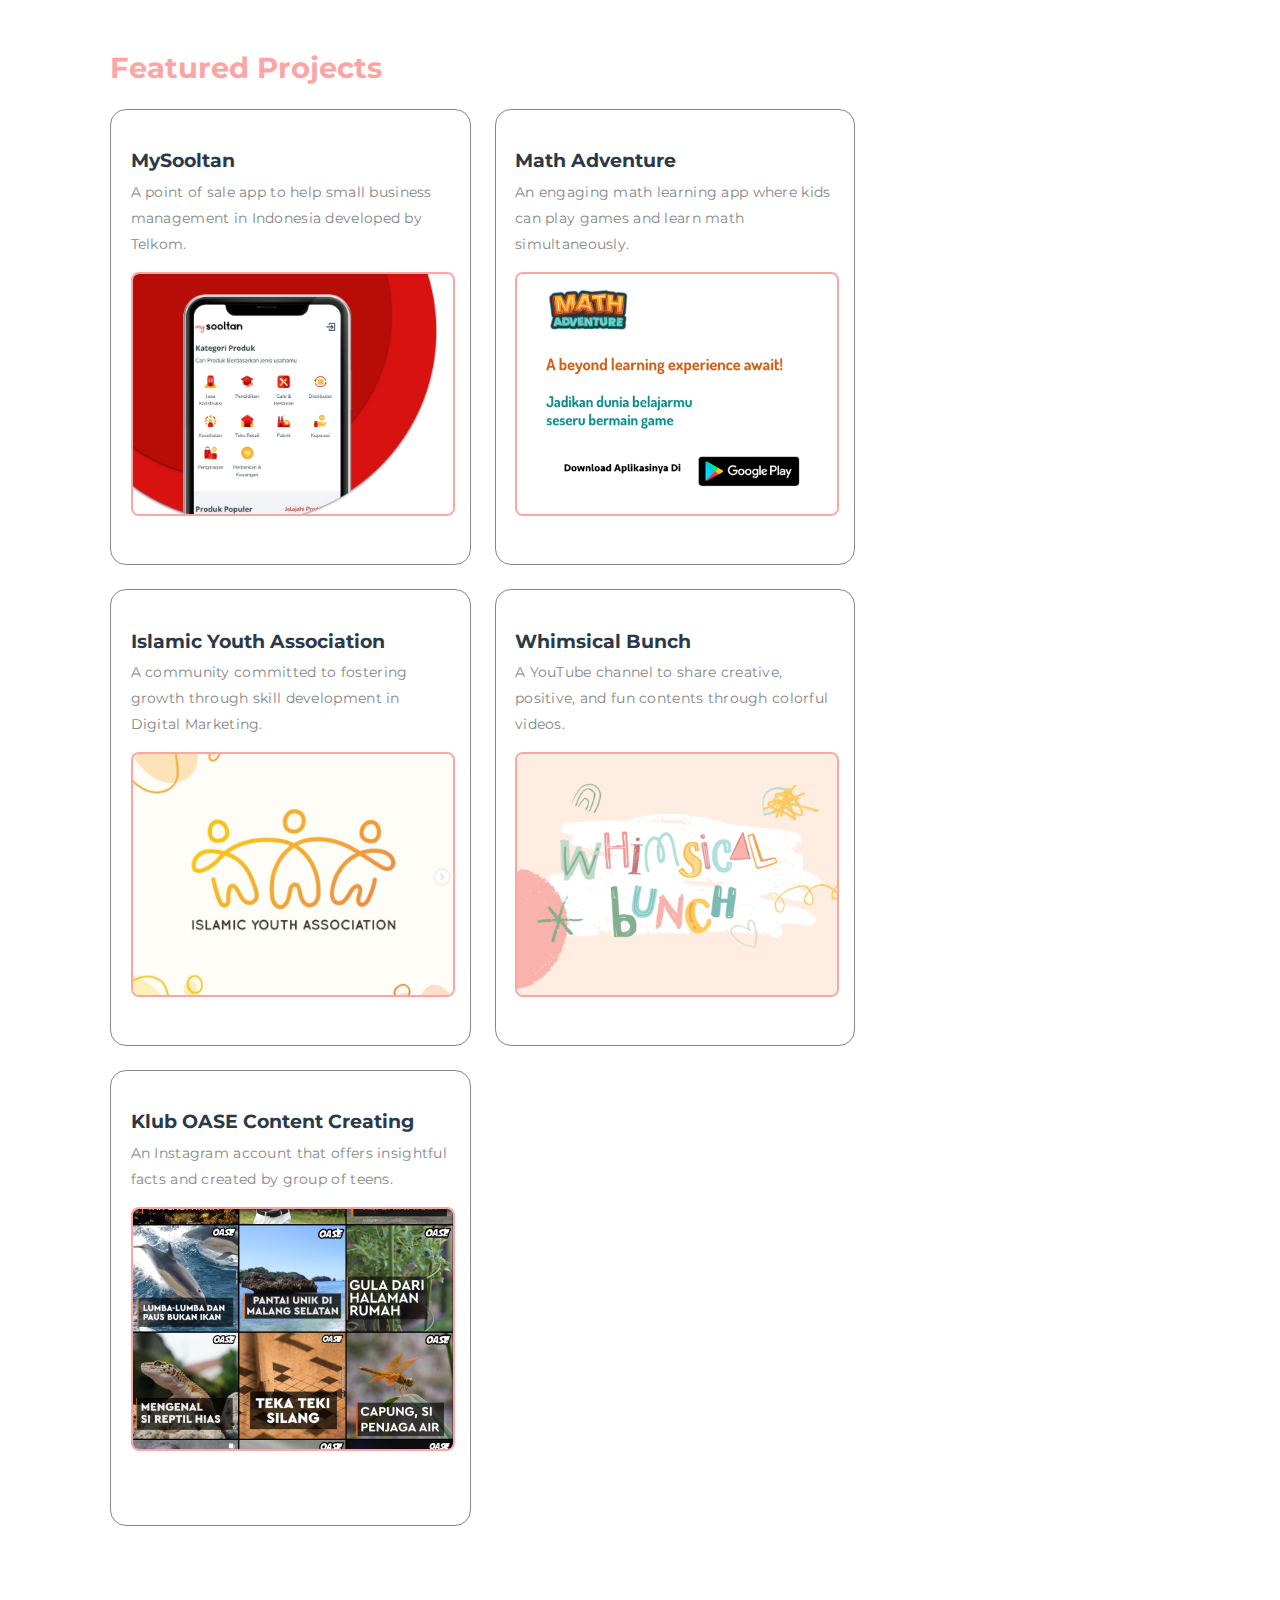
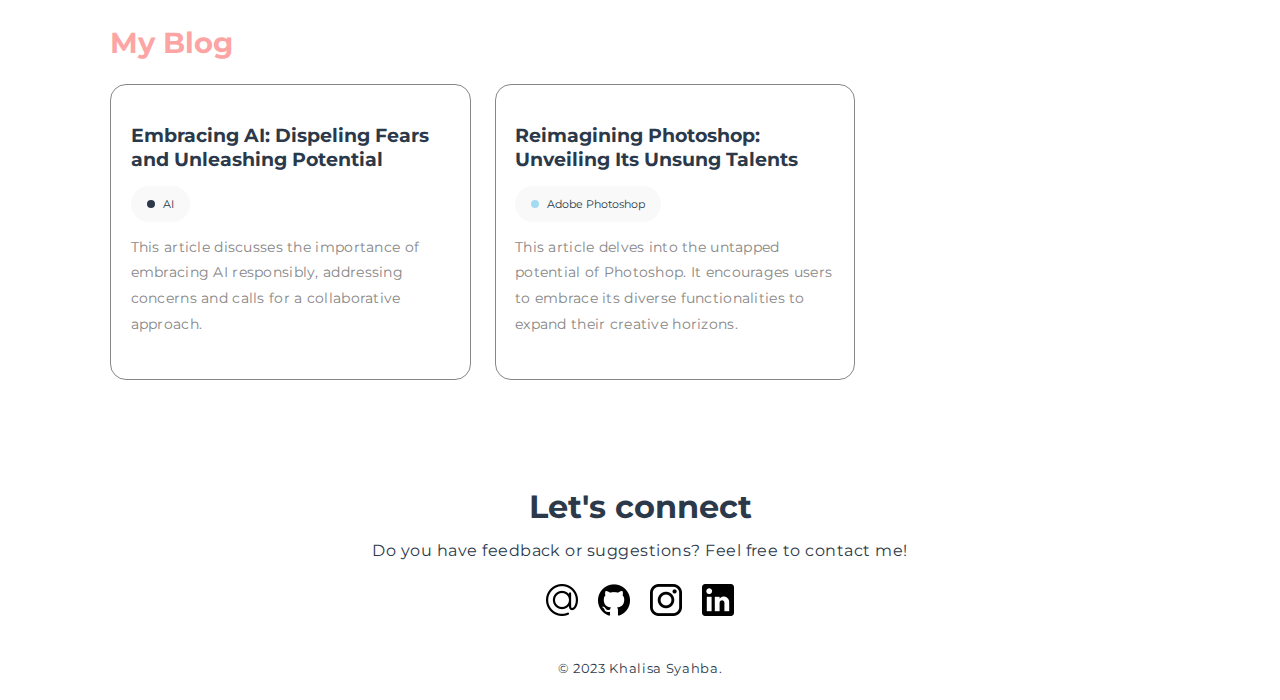
<file: homepage.html>
<html lang="en">

<head>
    <meta charset="UTF-8">
    <meta name="viewport" content="width=device-width, initial-scale=1.0">
    <link rel="stylesheet" href="style.css">
    <title>Home | Khalisa Syahba</title>
</head>

<body>
    <header>
        <nav>
            <ul class="nav-bar">
                <li><a class="nav-list" href="homepage.html">Home</a></li>
                <li><a class="nav-list" href="aboutpage.html">About</a></li>
                <li><a class="nav-list" href="portfoliopage.html">Portfolio</a></li>
                <li><a class="nav-list" href="blogpage.html">Blog</a></li>
                <li><a class="nav-list" href="#featured-section">Featured</a></li>
            </ul>
        </nav>
    </header>

    <main>
        <div class="section" id="hero-section">
            <div class="headline">
                <h2 class="header" id="greeting">Hi, my name is</h2>
                <h1 class="name" id="header-name">Syahba.</h1>
            </div>
            <div class="content">
                <h3 class="sub-header">
                    A young, ambitious woman venturing into the exciting world of STEAM with an aspiration to become
                    <span class="highlight">a
                        full stack developer</span> and a big interest in <span class="highlight">AI engineering</span>.
                </h3>
            </div>
            <div class="button">
                <a class="cta" href="aboutpage.html">Get to know</a>
            </div>
        </div>

        <div class="section" id="portfolio-section">
            <h2 class="heading">My Projects</h2>
            <div class="card-container">
                <div class="card-item">
                    <img class="card-img" src="./sources/learning-app.png" alt="learning-app">
                    <h3 class="card-title">Children Learning App</h3>
                    <div class="card-tags">
                        <div class="tag">
                            <div class="colored-dot pink"></div>
                            <p class="tag-name">UI Design</p>
                        </div>
                    </div>
                    <p class="card-detail">A high-fidelity prototype of a learning app with gamification for kids.</p>
                    <a class="card-link"
                        href="https://www.figma.com/proto/PXOz8ZGNSMEdfRlvWizSNw/Aplikasi-Belajar?type=design&node-id=2-2&t=Vm5AgZZsHCjBUxfB-1&scaling=scale-down&page-id=0%3A1&starting-point-node-id=2%3A2&show-proto-sidebar=1&mode=design"
                        target="_blank"></a>
                </div>
                <div class="card-item">
                    <img class="card-img" src="./sources/herstrength-website.png" alt="herstrength-website">
                    <h3 class="card-title">HerStrength</h3>
                    <div class="card-tags">
                        <div class="tag">
                            <div class="colored-dot red"></div>
                            <p class="tag-name">HTML</p>
                        </div>
                        <div class="tag">
                            <div class="colored-dot green"></div>
                            <p class="tag-name">CSS</p>
                        </div>
                        <div class="tag">
                            <div class="colored-dot yellow"></div>
                            <p class="tag-name">Javascript</p>
                        </div>
                    </div>
                    <p class="card-detail">A website to empower confidence in women and help take action.</p>
                    <a class="card-link" href="https://herstrength.netlify.app/" target="_blank"></a>
                </div>
                <div class="card-item">
                    <img class="card-img" src="./sources/bmi-calculator.png" alt="bmi-calculator-website">
                    <h3 class="card-title">BMI Calcultor</h3>
                    <div class="card-tags">
                        <div class="tag">
                            <div class="colored-dot red"></div>
                            <p class="tag-name">HTML</p>
                        </div>
                        <div class="tag">
                            <div class="colored-dot green"></div>
                            <p class="tag-name">CSS</p>
                        </div>
                        <div class="tag">
                            <div class="colored-dot yellow"></div>
                            <p class="tag-name">Javascript</p>
                        </div>
                    </div>
                    <p class="card-detail">A calculator that count a person's BMI and categorize it.</p>
                    <a class="card-link" href="https://pi-bmi-calculator.netlify.app/" target="_blank"></a>
                </div>
            </div>
            <div class="button">
                <a class="cta" href="portfoliopage.html">See more</a>
            </div>
        </div>

        <div class="section" id="featured-section">
            <h2 class="heading">Featured Projects</h2>
            <div class="card-container">
                <div class="card-item">
                    <h3 class="card-title">MySooltan</h3>
                    <p class="card-detail">A point of sale app to help small business management in Indonesia developed
                        by Telkom.</p>
                    <img class="card-img" src="./sources/mysolltan-telkom.png" alt="management-app">
                    <a class="card-link" href="https://leap.digitalbisa.id/uploads/products/files/MySooltan.pdf"
                        target="_blank"></a>
                </div>
                <div class="card-item">
                    <h3 class="card-title">Math Adventure</h3>
                    <p class="card-detail">An engaging math learning app where kids can play games and learn math
                        simultaneously.</p>
                    <img class="card-img" src="./sources/math-adventure.png" alt="educational-game">
                    <a class="card-link" href="https://www.smartadventure.id/" target="_blank"></a>
                </div>
                <div class="card-item">
                    <h3 class="card-title">Islamic Youth Association</h3>
                    <p class="card-detail">
                        A community committed to fostering growth through skill development in Digital Marketing.
                    </p>
                    <img class="card-img" src="./sources/iya.png" alt="digital-marketing-community">
                    <a class="card-link" href="https://www.instagram.com/iyassociation/" target="_blank"></a>
                </div>
                <div class="card-item">
                    <h3 class="card-title">Whimsical Bunch</h3>
                    <p class="card-detail">
                        A YouTube channel to share creative, positive, and fun contents through colorful videos.
                    </p>
                    <img class="card-img" src="./sources/whimsical-bunch.png" alt="youtube-channel">
                    <a class="card-link" href="https://www.youtube.com/@WhimsicalBunch" target="_blank"></a>
                </div>
                <div class="card-item">
                    <h3 class="card-title">Klub OASE Content Creating</h3>
                    <p class="card-detail">
                        An Instagram account that offers insightful facts and created by group of teens.
                    </p>
                    <img class="card-img" src="./sources/oase.png" alt="instagram-posts">
                    <a class="card-link" href="https://www.instagram.com/kluboase/ target=" _blank"></a>
                </div>
            </div>
        </div>
        </div>

        <div class="section" id="blog-section">
            <h2 class="heading">My Blog</h2>
            <div class="card-container">
                <div class="card-item blog">
                    <h3 class="card-title">Embracing AI: Dispeling Fears and Unleashing Potential</h3>
                    <div class="card-tags">
                        <div class="tag">
                            <div class="colored-dot black"></div>
                            <p class="tag-name">AI</p>
                        </div>
                    </div>
                    <p class="card-detail">
                        This article discusses the importance of embracing AI responsibly, addressing concerns and calls
                        for a collaborative approach.
                    </p>
                    <a class="card-link" id="blog-one" href="articlepageai.html"></a>
                </div>
                <div class="card-item blog">
                    <h3 class="card-title">Reimagining Photoshop: Unveiling Its Unsung Talents</h3>
                    <div class="card-tags">
                        <div class="tag">
                            <div class="colored-dot blue"></div>
                            <p class="tag-name">Adobe Photoshop</p>
                        </div>
                    </div>
                    <p class="card-detail">
                        This article delves into the untapped potential of Photoshop. It encourages users to embrace its
                        diverse functionalities to expand their creative horizons.
                    </p>
                    <a class="card-link" id="blog-two" href="articlepageps.html"></a>
                </div>
            </div>
        </div>
    </main>

    <footer>
        <div class="footer-info">
            <div class="footer-contact">
                <h3 class="footer-header">Let's connect</h3>
                <p class="footer-subheader">Do you have feedback or suggestions? Feel free to contact me!</p>
                <div class="footer-socials">
                    <a class="socials" href="mailto:khalisasyahba@gmail.com" target="_blank">
                        <img class="img-socials gmail" src="./sources/email.png" alt="gmail-icon">
                    </a>
                    <a class="socials" href="https://github.com/syahba" target="_blank">
                        <img class="img-socials github" src="./sources/github.png" alt="github-icon">
                    </a>
                    <a class="socials" href="https://www.instagram.com/ksyahba" target="_blank">
                        <img class="img-socials instagram" src="./sources/instagram.png" alt="instagram-icon">
                    </a>
                    <a class="socials" href="https://www.linkedin.com/in/syahba/" target="_blank">
                        <img class="img-socials linkedin" src="./sources/linkedin.png" alt="linkedin-icon">
                    </a>
                </div>
            </div>
            <small>© 2023 Khalisa Syahba.</small>
        </div>
    </footer>
</body>

</html>
</file>
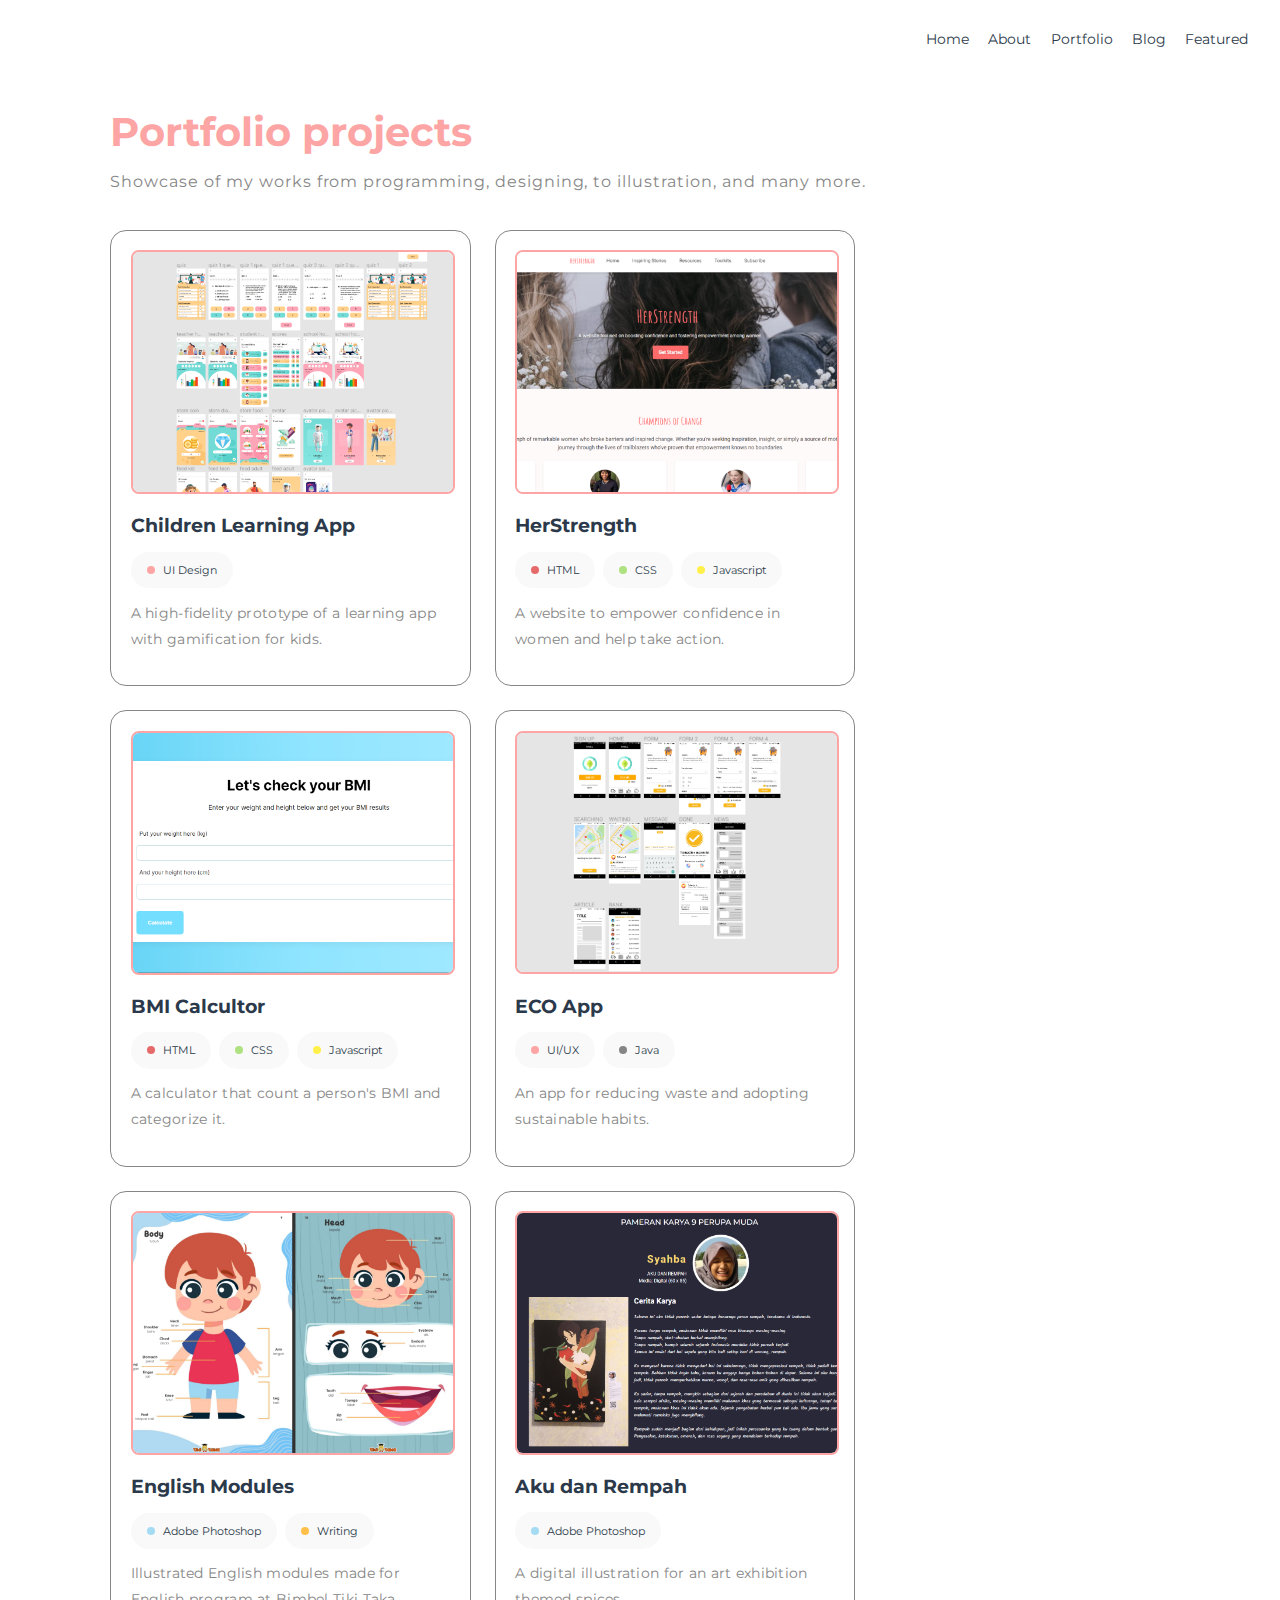
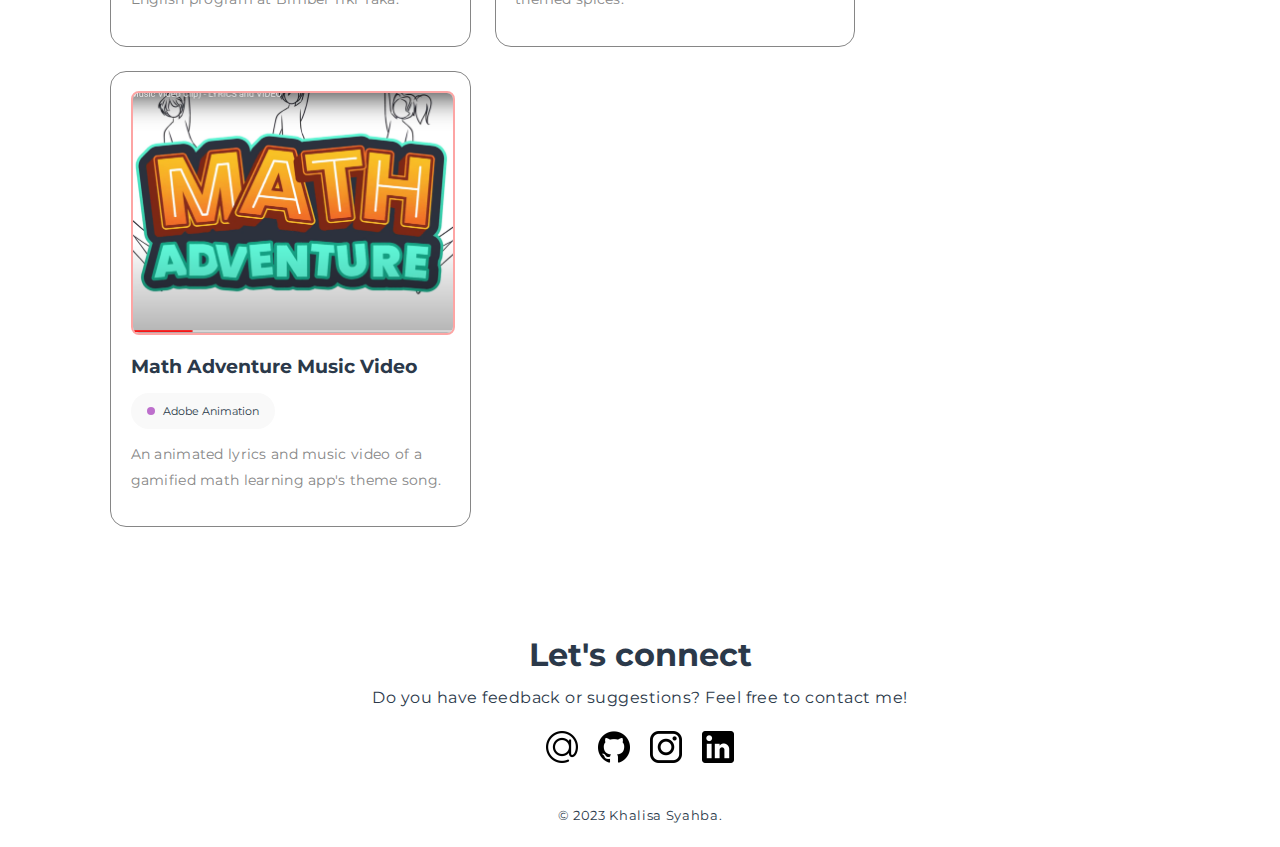
<file: portfoliopage.html>
<html lang="en">

<head>
    <meta charset="UTF-8">
    <meta name="viewport" content="width=device-width, initial-scale=1.0">
    <link rel="stylesheet" href="style.css">
    <title>Portfolio | Khalisa Syahba</title>
</head>

<body>
    <header>
        <nav>
            <ul class="nav-bar">
                <li><a class="nav-list" href="index.html">Home</a></li>
                <li><a class="nav-list" href="aboutpage.html">About</a></li>
                <li><a class="nav-list" href="portfoliopage.html">Portfolio</a></li>
                <li><a class="nav-list" href="blogpage.html">Blog</a></li>
                <li><a class="nav-list" href="index.html#featured-section">Featured</a></li>
            </ul>
        </nav>
    </header>

    <main>
        <div class="section" id="project-section">
            <h1 class="header hero-title">Portfolio projects</h1>
            <h3 class="sub-header hero-desc">Showcase of my works from programming, designing, to illustration, and many more.
            </h3>
        </div>

        <div class="section" id="project-list-section">
            <div class="card-container">
                <div class="card-item">
                    <img class="card-img" src="./sources/learning-app.png" alt="learning-app">
                    <h3 class="card-title">Children Learning App</h3>
                    <div class="card-tags">
                        <div class="tag">
                            <div class="colored-dot pink"></div>
                            <p class="tag-name">UI Design</p>
                        </div>
                    </div>
                    <p class="card-detail">A high-fidelity prototype of a learning app with gamification for kids.</p>
                    <a class="card-link"
                        href="https://www.figma.com/proto/PXOz8ZGNSMEdfRlvWizSNw/Aplikasi-Belajar?type=design&node-id=2-2&t=Vm5AgZZsHCjBUxfB-1&scaling=scale-down&page-id=0%3A1&starting-point-node-id=2%3A2&show-proto-sidebar=1&mode=design"
                        target="_blank"></a>
                </div>
                <div class="card-item">
                    <img class="card-img" src="./sources/herstrength-website.png" alt="woman-website">
                    <h3 class="card-title">HerStrength</h3>
                    <div class="card-tags">
                        <div class="tag">
                            <div class="colored-dot red"></div>
                            <p class="tag-name">HTML</p>
                        </div>
                        <div class="tag">
                            <div class="colored-dot green"></div>
                            <p class="tag-name">CSS</p>
                        </div>
                        <div class="tag">
                            <div class="colored-dot yellow"></div>
                            <p class="tag-name">Javascript</p>
                        </div>
                    </div>
                    <p class="card-detail">A website to empower confidence in women and help take action.</p>
                    <a class="card-link" href="https://herstrength.netlify.app/" target="_blank"></a>
                </div>
                <div class="card-item">
                    <img class="card-img" src="./sources/bmi-calculator.png" alt="bmi-calculator-website">
                    <h3 class="card-title">BMI Calcultor</h3>
                    <div class="card-tags">
                        <div class="tag">
                            <div class="colored-dot red"></div>
                            <p class="tag-name">HTML</p>
                        </div>
                        <div class="tag">
                            <div class="colored-dot green"></div>
                            <p class="tag-name">CSS</p>
                        </div>
                        <div class="tag">
                            <div class="colored-dot yellow"></div>
                            <p class="tag-name">Javascript</p>
                        </div>
                    </div>
                    <p class="card-detail">A calculator that count a person's BMI and categorize it.</p>
                    <a class="card-link" href="https://syahba-bmi-calculator.netlify.app/" target="_blank"></a>
                </div>
                <div class="card-item">
                    <img class="card-img" src="./sources/eco-app.png" alt="environment-app">
                    <h3 class="card-title">ECO App</h3>
                    <div class="card-tags">
                        <div class="tag">
                            <div class="colored-dot pink"></div>
                            <p class="tag-name">UI/UX</p>
                        </div>
                        <div class="tag">
                            <div class="colored-dot grey"></div>
                            <p class="tag-name">Java</p>
                        </div>
                    </div>
                    <p class="card-detail">
                        An app for reducing waste and adopting sustainable habits.
                    </p>
                    <a class="card-link" href="https://github.com/syahba/eco-app" target="_blank"></a>
                </div>
                <div class="card-item">
                    <img class="card-img" src="./sources/english-module.png" alt="english-book">
                    <h3 class="card-title">English Modules</h3>
                    <div class="card-tags">
                        <div class="tag">
                            <div class="colored-dot blue"></div>
                            <p class="tag-name">Adobe Photoshop</p>
                        </div>
                        <div class="tag">
                            <div class="colored-dot orange"></div>
                            <p class="tag-name">Writing</p>
                        </div>
                    </div>
                    <p class="card-detail">
                        Illustrated English modules made for English program at Bimbel Tiki Taka.
                    </p>
                    <a class="card-link" href="https://bimbeltikitaka.com/" target="_blank"></a>
                </div>
                <div class="card-item">
                    <img class="card-img" src="./sources/illustration.png" alt="digital-illustration">
                    <h3 class="card-title">Aku dan Rempah</h3>
                    <div class="card-tags">
                        <div class="tag">
                            <div class="colored-dot blue"></div>
                            <p class="tag-name">Adobe Photoshop</p>
                        </div>
                    </div>
                    <p class="card-detail">A digital illustration for an art exhibition themed spices.</p>
                    <a class="card-link" href="https://kluboase.com/spice-space-pameran-karya-9-perupa-muda/"
                        target="_blank"></a>
                </div>
                <div class="card-item">
                    <img class="card-img" src="./sources/music-video.png" alt="music-video">
                    <h3 class="card-title">Math Adventure Music Video</h3>
                    <div class="card-tags">
                        <div class="tag">
                            <div class="colored-dot purple"></div>
                            <p class="tag-name">Adobe Animation</p>
                        </div>
                    </div>
                    <p class="card-detail">
                        An animated lyrics and music video of a gamified math learning app's theme
                        song.
                    </p>
                    <a class="card-link" href="https://www.youtube.com/watch?v=dou1CwJx-Ks" target="_blank"></a>
                </div>
            </div>
        </div>
    </main>

    <footer>
        <div class="footer-info">
            <div class="footer-contact">
                <h3 class="footer-header">Let's connect</h3>
                <p class="footer-subheader">Do you have feedback or suggestions? Feel free to contact me!</p>
                <div class="footer-socials">
                    <a class="socials" href="mailto:khalisasyahba@gmail.com" target="_blank">
                        <img class="img-socials gmail" src="./sources/email.png" alt="gmail-icon">
                    </a>
                    <a class="socials" href="https://github.com/syahba" target="_blank">
                        <img class="img-socials github" src="./sources/github.png" alt="github-icon">
                    </a>
                    <a class="socials" href="https://www.instagram.com/ksyahba" target="_blank">
                        <img class="img-socials instagram" src="./sources/instagram.png" alt="instagram-icon">
                    </a>
                    <a class="socials" href="https://www.linkedin.com/in/syahba/" target="_blank">
                        <img class="img-socials linkedin" src="./sources/linkedin.png" alt="linkedin-icon">
                    </a>
                </div>
            </div>
            <small>© 2023 Khalisa Syahba.</small>
        </div>
    </footer>
</body>

</html>
</file>
<file: style.css>
@import url('https://fonts.googleapis.com/css2?family=Montserrat:wght@100;400;700&display=swap');

:root {
    --primary: #FDA5A4;
    --accent: rgb(164, 219, 243);
    --neutral: #2B394A;
    --secondary: #868686;
    --disabled: #f9f9f9;
}

* {
    font-family: 'Montserrat', sans-serif;
    text-decoration: none;
    list-style: none;
}

html {
    scroll-behavior: smooth;
}

/* global font */
.header {
    font-size: 2.5em;
    font-weight: 700;
    color: var(--primary);
}

.sub-header {
    font-weight: 400;
    font-size: 1em;
    letter-spacing: 0.06em;
    line-height: 1.7em;
    color: var(--secondary);
}

.name {
    color: var(--accent);
    font-size: 6em;
    margin-top: -0.3em;
}

.heading {
    color: var(--primary);
    font-size: 1.8em;
}

/* navigation bar */
.nav-bar {
    display: flex;
    justify-content: end;
    gap: 1.5vw;
    padding: 16px 24px 16px 0;
    margin-top: 1vw;
}

/* navbar font */
.nav-list {
    color: var(--neutral);
    font-size: 0.9em;
    transition: color 0.2s;
}

.nav-list:hover {
    color: var(--primary);
}

/* page contents */
.section {
    display: flex;
    flex-direction: column;
    flex-wrap: wrap;
    margin: 0 8vw 4vw 8vw;
}

.content {
    margin-top: -3rem;
}

.hero-title {
    margin-bottom: -0.1em;
}

.hero-desc {
    margin-bottom: -1em;
}

/* hero homepage */
.highlight {
    font-weight: 700;
    color: var(--primary);
}

/* cta button */
.button {
    display: flex;
}

.cta {
    border: 2px solid var(--primary);
    padding: 12px;
    border-radius: 8px;
    color: var(--neutral);
    transition: color 0.2s, background-color 0.2s;
}

.cta:hover {
    background-color: var(--primary);
    color: white;
}

/* cards */
.card-container {
    display: flex;
    flex-wrap: wrap;
    flex-direction: row;
    justify-content: start;
}

.card-item {
    margin: 0 1.5em 1.5em 0;
    max-width: 20rem;
    height: 26rem;
    padding: 1.2em;
    border: 1px solid var(--secondary);
    border-radius: 16px;
    position: relative;
    transition: transform 0.2s, box-shadow 0.3s;
}

.blog {
    height: 16rem;
}

.card-item a::before {
    content: "";
    position: absolute;
    top: 0px;
    right: 0px;
    bottom: 0px;
    left: 0px;
}

.card-item:hover {
    transform: scale(1.05);
    box-shadow: 6px 6px var(--accent);
}

.card-tags {
    display: flex;
    flex-wrap: wrap;
}

.card-title {
    color: var(--neutral);
    font-size: 1.2em;
}

.card-detail {
    color: var(--secondary);
    font-size: 0.9em;
    letter-spacing: 0.02em;
    line-height: 1.8em;
    margin-top: -0.8em;
}

.card-img {
    max-width: 20em;
    border-radius: 8px;
    border: 2px solid var(--primary);
}

/* card tag */
.tag {
    display: flex;
    align-items: center;
    background-color: var(--disabled);
    margin: -0.3em 0.5em 1.5em 0;
    padding: 0 16px 0 16px;
    border-radius: 24px;
}

.tag-name {
    color: var(--neutral);
    font-size: 0.7em;
}

.colored-dot {
    width: 0.5em;
    height: 0.5em;
    border-radius: 50%;
    margin-right: 0.5em;
}

.red {
    background-color: rgb(230, 106, 106)
}

.green {
    background-color: rgb(174, 226, 129);
}

.blue {
    background-color: var(--accent);
}

.pink {
    background-color: var(--primary);
}

.purple {
    background-color: rgb(189, 111, 204);
}

.yellow {
    background-color: rgb(255, 240, 76);
}

.grey {
    background-color: var(--secondary);
}

.orange {
    background-color: rgb(255, 192, 75);
}

.black {
    background-color: var(--neutral);
}

/* about profile */
.profile-container {
    display: flex;
    align-items: center;
}

.profile-content {
    margin-right: 8em;
}

.img-profile {
    max-width: 20rem;
    border-radius: 10px;
}

.profile-content {
    color: var(--neutral);
    font-size: 1em;
    line-height: 2em;
    letter-spacing: 0.03em;
}

/* about skills */
.tech-container {
    display: flex;
    justify-content: start;
    flex-wrap: wrap;
}

.tech-item {
    margin-right: 2rem;
    position: relative;
    opacity: 0.2;
    transition: opacity 0.5s;
}

.tech-item:hover {
    opacity: 1;
}

.img-tech {
    max-width: 4em;
    max-height: 4em;
}

.tech-item .tooltip {
    visibility: hidden;
    width: 14rem;
    background-color: white;
    border: 1px solid var(--accent);
    color: var(--secondary);
    text-align: center;
    font-size:0.8em;
    line-height: 1.6em;
    letter-spacing: 0.04em;
    border-radius: 6px;
    padding: 8px;
    position: absolute;
    z-index: 1;
    bottom: 125%;
    left: 50%;
    margin-left: -9em;
    opacity: 0;
    transition: opacity 0.5s;
}

.tech-item:hover .tooltip {
    visibility: visible;
    opacity: 1;
}

.tech-name {
    color: var(--neutral);
    font-weight: 700;
}

/* article */
.date {
    font-size: 0.8em;
    color: var(--secondary);
}

.article-content {
    color: var(--neutral);
    font-size: 1.1em;
    line-height: 2.2em;
    letter-spacing: 0.03em;
}

.article-img {
    max-width: 100%;
}

/* footer */
.footer-info {
    display: flex;
    flex-direction: column;
    align-items: center;
    padding-bottom: 1rem;
    gap: 2.5rem;
}

.footer-contact {
    display: flex;
    flex-direction: column;
    align-items: center;
}

.footer-header {
    font-size: 2em;
    margin-bottom: -0.06em;
    color: var(--neutral);
}

.footer-subheader {
    color: var(--neutral);
    letter-spacing: 0.03em;
}

/* contact */
.footer-socials {
    margin-top: 0.5rem;
}

.socials {
    margin: 0.5rem;
}

.img-socials {
    max-width: 2rem;
    transition: transform 0.2s;
}

.img-socials:hover {
    transform: scale(1.2);
}

small {
    color: var(--neutral);
    letter-spacing: 0.05em;
}
</file>
